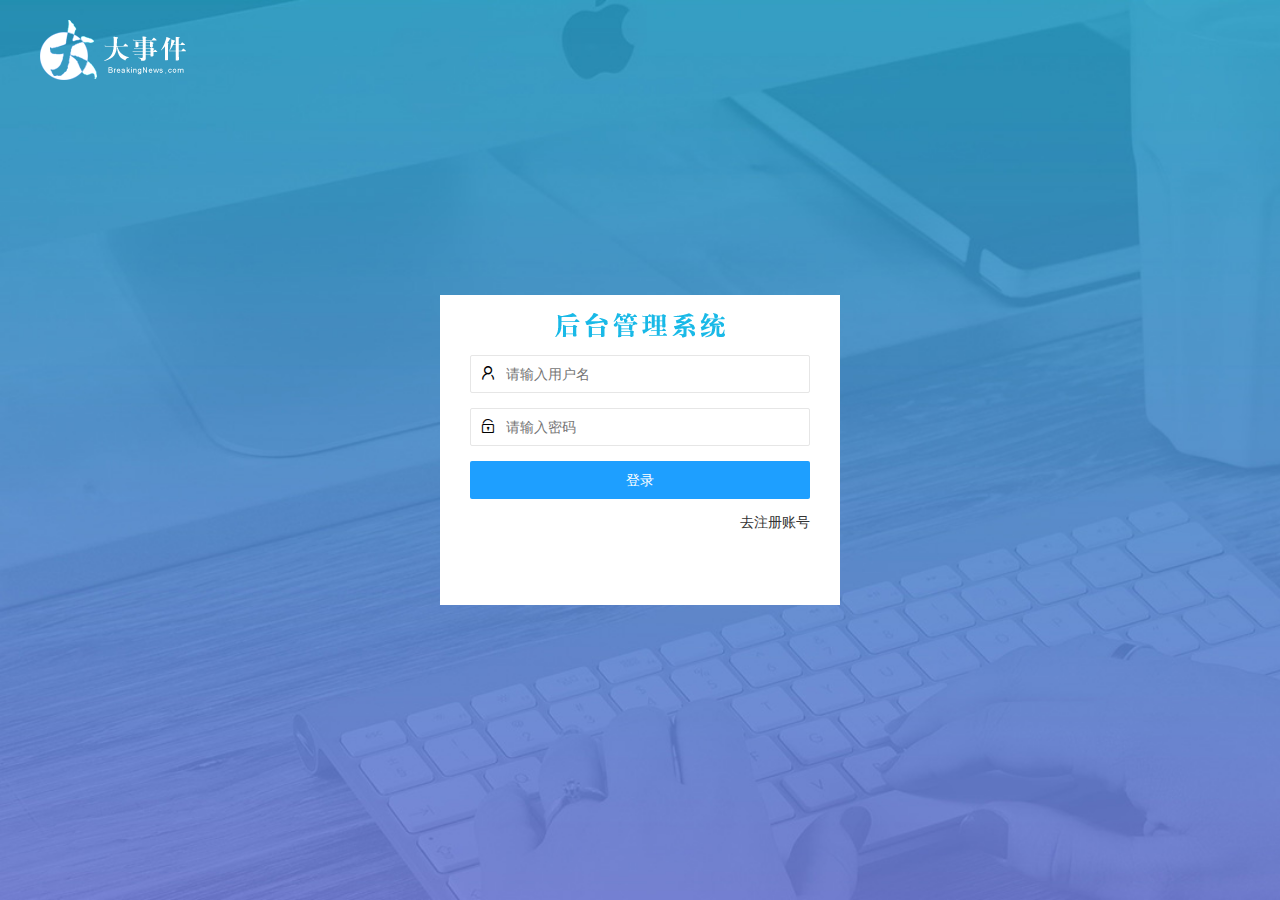
<file: login.html>
<!DOCTYPE html>
<html lang="en">

<head>
    <meta charset="UTF-8">
    <meta http-equiv="X-UA-Compatible" content="IE=edge">
    <meta name="viewport" content="width=device-width, initial-scale=1.0">
    <title>大事件--登录界面</title>

    <link rel="stylesheet" href="./assets/lib/layui/css/layui.css">

    <link rel="stylesheet" href="./assets/css/login.css">
</head>

<body>
    <!-- 头部 -->
    <div class="layui-main">
        <img src="./assets/images/logo.png" alt="">
    </div>
    <!-- 登录 和注册 -->
    <div class="loginAndRegBox">
        <!-- 登录注册标题 -->
        <div class="title"></div>
        <!-- 登录 -->
        <div class="login-box">
            <form class="layui-form username_box" id="form-login" action="">
                <div class="layui-form-item">
                    <i class="layui-icon layui-icon-username "></i>
                    <input type="text" name="username" required lay-verify="required" placeholder="请输入用户名"
                        autocomplete="off" class="layui-input">
                </div>
                <div class="layui-form-item">
                    <i class="layui-icon layui-icon-password"></i>
                    <input type="password" name="password" required lay-verify="required|pwd" placeholder="请输入密码"
                        autocomplete="off" class="layui-input">
                </div>
                <div class="layui-form-item">
                    <button class="layui-btn layui-btn-fluid layui-btn-normal" lay-submit
                        lay-filter="formDemo">登录</button>
                </div>
                <div class="layui-form-item links">
                    <a href="javascript:void(0)" id="link-reg">去注册账号</a>
                </div>
            </form>

        </div>
        <!-- 注册区域 -->
        <div class="reg-box" style="display: none;">
            <form class="layui-form username_box" id="form-reg" action="">
                <div class="layui-form-item">
                    <i class="layui-icon layui-icon-username username"></i>
                    <input type="text" name="username" required lay-verify="required" placeholder="请输入用户名"
                        autocomplete="off" class="layui-input">
                </div>
                <div class="layui-form-item">
                    <i class="layui-icon layui-icon-password"></i>
                    <input type="text" name="password" required lay-verify="required|pwd" placeholder="请输入密码"
                        autocomplete="off" class="layui-input">
                </div>
                <div class="layui-form-item">
                    <i class="layui-icon layui-icon-password"></i>
                    <input type="text" name="repassword" required lay-verify="required|pwd|repwd" placeholder="再次确认密码"
                        autocomplete="off" class="layui-input">
                </div>
                <div class="layui-form-item">
                    <button class="layui-btn layui-btn-fluid layui-btn-normal" lay-submit
                        lay-filter="formDemo">立即提交</button>
                </div>
                <div class="layui-form-item links">
                    <a href="javascript:void(0)" id="link-login">去注册</a>
                </div>
            </form>

        </div>

    </div>

    <!-- 引入jq -->
    <script src="./assets/lib/jquery.js"></script>
    <!-- 引入layui js -->
    <script src="./assets/lib/layui/layui.all.js"></script>


    <!-- 登录优化 -->
    <script src="./assets/js/baseApi.js"></script>

    <!-- 引入当前页面js -->
    <script src="./assets/js/login.js"></script>
</body>

</html>
</file>
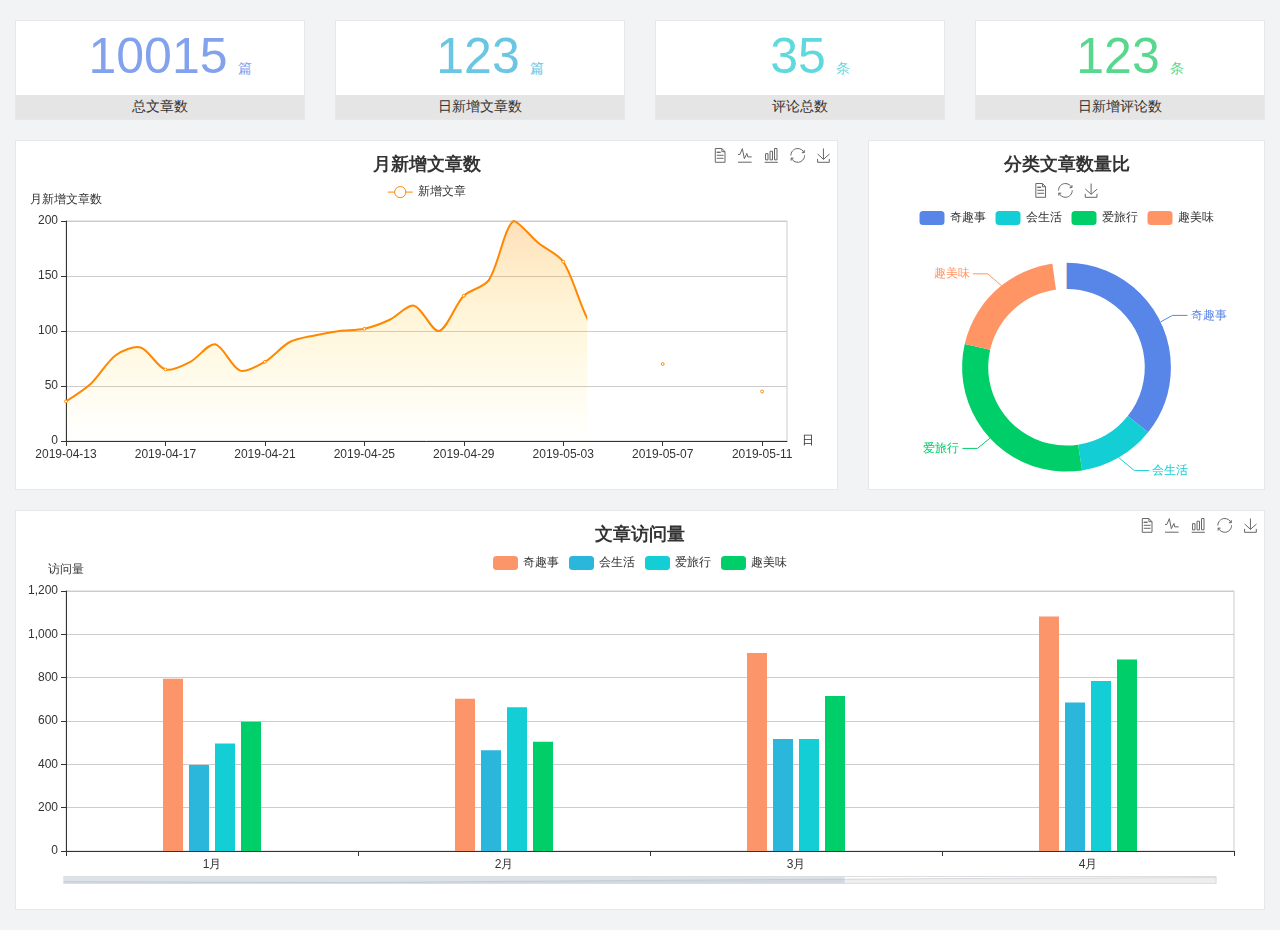
<file: home/dashboard.html>
<!DOCTYPE html>
<html lang="en">

<head>
  <meta charset="UTF-8">
  <meta name="viewport" content="width=device-width, initial-scale=1.0">
  <meta http-equiv="X-UA-Compatible" content="ie=edge">
  <title>图表统计</title>
  <link rel="stylesheet" href="../assets/lib/bootstrap.css" />
  <link rel="stylesheet" href="../assets/lib/main.css" />
  <script src="../assets/lib/jquery.js"></script>
  <script type="text/javascript" src="../assets/lib/echarts.min.js"></script>
</head>

<body>
  <div class="container-fluid">
    <div class="row spannel_list">
      <div class="col-sm-3 col-xs-6">
        <div class="spannel">
          <em>10015</em><span>篇</span>
          <b>总文章数</b>
        </div>
      </div>
      <div class="col-sm-3 col-xs-6">
        <div class="spannel scolor01">
          <em>123</em><span>篇</span>
          <b>日新增文章数</b>
        </div>
      </div>
      <div class="col-sm-3 col-xs-6">
        <div class="spannel scolor02">
          <em>35</em><span>条</span>
          <b>评论总数</b>
        </div>
      </div>
      <div class="col-sm-3 col-xs-6">
        <div class="spannel scolor03">
          <em>123</em><span>条</span>
          <b>日新增评论数</b>
        </div>
      </div>
    </div>
  </div>

  <div class="container-fluid">
    <div class="row curve-pie">
      <div class="col-lg-8 col-md-8">
        <div class="gragh_pannel" id="curve_show"></div>
      </div>
      <div class="col-lg-4 col-md-4">
        <div class="gragh_pannel" id="pie_show"></div>
      </div>
    </div>
  </div>

  <div class="container-fluid">
    <div class="column_pannel" id="column_show"></div>
  </div>

  <script>
    var oChart = echarts.init(document.getElementById('curve_show'));
    var aList_all = [
      { 'count': 36, 'date': '2019-04-13' },
      { 'count': 52, 'date': '2019-04-14' },
      { 'count': 78, 'date': '2019-04-15' },
      { 'count': 85, 'date': '2019-04-16' },
      { 'count': 65, 'date': '2019-04-17' },
      { 'count': 72, 'date': '2019-04-18' },
      { 'count': 88, 'date': '2019-04-19' },
      { 'count': 64, 'date': '2019-04-20' },
      { 'count': 72, 'date': '2019-04-21' },
      { 'count': 90, 'date': '2019-04-22' },
      { 'count': 96, 'date': '2019-04-23' },
      { 'count': 100, 'date': '2019-04-24' },
      { 'count': 102, 'date': '2019-04-25' },
      { 'count': 110, 'date': '2019-04-26' },
      { 'count': 123, 'date': '2019-04-27' },
      { 'count': 100, 'date': '2019-04-28' },
      { 'count': 132, 'date': '2019-04-29' },
      { 'count': 146, 'date': '2019-04-30' },
      { 'count': 200, 'date': '2019-05-01' },
      { 'count': 180, 'date': '2019-05-02' },
      { 'count': 163, 'date': '2019-05-03' },
      { 'count': 110, 'date': '2019-05-04' },
      { 'count': 80, 'date': '2019-05-05' },
      { 'count': 82, 'date': '2019-05-06' },
      { 'count': 70, 'date': '2019-05-07' },
      { 'count': 65, 'date': '2019-05-08' },
      { 'count': 54, 'date': '2019-05-09' },
      { 'count': 40, 'date': '2019-05-10' },
      { 'count': 45, 'date': '2019-05-11' },
      { 'count': 38, 'date': '2019-05-12' },
    ];

    let aCount = [];
    let aDate = [];

    for (var i = 0; i < aList_all.length; i++) {
      aCount.push(aList_all[i].count);
      aDate.push(aList_all[i].date);
    }

    var chartopt = {
      title: {
        text: '月新增文章数',
        left: 'center',
        top: '10'
      },
      tooltip: {
        trigger: 'axis'
      },
      legend: {
        data: ['新增文章'],
        top: '40'
      },
      toolbox: {
        show: true,
        feature: {
          mark: { show: true },
          dataView: { show: true, readOnly: false },
          magicType: { show: true, type: ['line', 'bar'] },
          restore: { show: true },
          saveAsImage: { show: true }
        }
      },
      calculable: true,
      xAxis: [
        {
          name: '日',
          type: 'category',
          boundaryGap: false,
          data: aDate
        }
      ],
      yAxis: [
        {
          name: '月新增文章数',
          type: 'value'
        }
      ],
      series: [
        {
          name: '新增文章',
          type: 'line',
          smooth: true,
          itemStyle: { normal: { areaStyle: { type: 'default' }, color: '#f80' }, lineStyle: { color: '#f80' } },
          data: aCount
        }],
      areaStyle: {
        normal: {
          color: new echarts.graphic.LinearGradient(0, 0, 0, 1, [{
            offset: 0,
            color: 'rgba(255,136,0,0.39)'
          }, {
            offset: .34,
            color: 'rgba(255,180,0,0.25)'
          }, {
            offset: 1,
            color: 'rgba(255,222,0,0.00)'
          }])

        }
      },
      grid: {
        show: true,
        x: 50,
        x2: 50,
        y: 80,
        height: 220
      }
    };

    oChart.setOption(chartopt);


    var oPie = echarts.init(document.getElementById('pie_show'));
    var oPieopt =
    {
      title: {
        top: 10,
        text: '分类文章数量比',
        x: 'center'
      },
      tooltip: {
        trigger: 'item',
        formatter: "{a} <br/>{b} : {c} ({d}%)"
      },
      color: ['#5885e8', '#13cfd5', '#00ce68', '#ff9565'],
      legend: {
        x: 'center',
        top: 65,
        data: ['奇趣事', '会生活', '爱旅行', '趣美味']
      },
      toolbox: {
        show: true,
        x: 'center',
        top: 35,
        feature: {
          mark: { show: true },
          dataView: { show: true, readOnly: false },
          magicType: {
            show: true,
            type: ['pie', 'funnel'],
            option: {
              funnel: {
                x: '25%',
                width: '50%',
                funnelAlign: 'left',
                max: 1548
              }
            }
          },
          restore: { show: true },
          saveAsImage: { show: true }
        }
      },
      calculable: true,
      series: [
        {
          name: '访问来源',
          type: 'pie',
          radius: ['45%', '60%'],
          center: ['50%', '65%'],
          data: [
            { value: 300, name: '奇趣事' },
            { value: 100, name: '会生活' },
            { value: 260, name: '爱旅行' },
            { value: 180, name: '趣美味' }
          ]
        }
      ]
    };
    oPie.setOption(oPieopt);



    var oColumn = this.echarts.init(document.getElementById('column_show'));
    var oColumnopt =
    {
      title: {
        text: '文章访问量',
        left: 'center',
        top: '10'
      },
      tooltip: {
        trigger: 'axis'
      },
      legend: {
        data: ['奇趣事', '会生活', '爱旅行', '趣美味'],
        top: '40'
      },
      toolbox: {
        show: true,
        feature: {
          mark: { show: true },
          dataView: { show: true, readOnly: false },
          magicType: { show: true, type: ['line', 'bar'] },
          restore: { show: true },
          saveAsImage: { show: true }
        }
      },
      calculable: true,
      xAxis: [
        {
          type: 'category',
          data: ['1月', '2月', '3月', '4月', '5月']
        }
      ],
      yAxis: [
        {
          name: '访问量',
          type: 'value'
        }
      ],
      series: [
        {
          name: '奇趣事',
          type: 'bar',
          barWidth: 20,
          itemStyle: {
            normal: { areaStyle: { type: 'default' }, color: '#fd956a' }
          },
          data: [800, 708, 920, 1090, 1200]
        },
        {
          name: '会生活',
          type: 'bar',
          barWidth: 20,
          itemStyle: {
            normal: { areaStyle: { type: 'default' }, color: '#2bb6db' }
          },
          data: [400, 468, 520, 690, 800]
        },
        {
          name: '爱旅行',
          type: 'bar',
          barWidth: 20,
          itemStyle: {
            normal: { areaStyle: { type: 'default' }, color: '#13cfd5' }
          },
          data: [500, 668, 520, 790, 900]
        },
        {
          name: '趣美味',
          type: 'bar',
          barWidth: 20,
          itemStyle: {
            normal: { areaStyle: { type: 'default' }, color: '#00ce68' }
          },
          data: [600, 508, 720, 890, 1000]
        }
      ],
      grid: {
        show: true,
        x: 50,
        x2: 30,
        y: 80,
        height: 260
      },
      dataZoom: [//给x轴设置滚动条
        {
          start: 0,//默认为0
          end: 100 - 1000 / 31,//默认为100
          type: 'slider',
          show: true,
          xAxisIndex: [0],
          handleSize: 0,//滑动条的 左右2个滑动条的大小
          height: 8,//组件高度
          left: 45, //左边的距离
          right: 50,//右边的距离
          bottom: 26,//右边的距离
          handleColor: '#ddd',//h滑动图标的颜色
          handleStyle: {
            borderColor: "#cacaca",
            borderWidth: "1",
            shadowBlur: 2,
            background: "#ddd",
            shadowColor: "#ddd",
          }
        }]
    };
    oColumn.setOption(oColumnopt);
  </script>
</body>

</html>
</file>
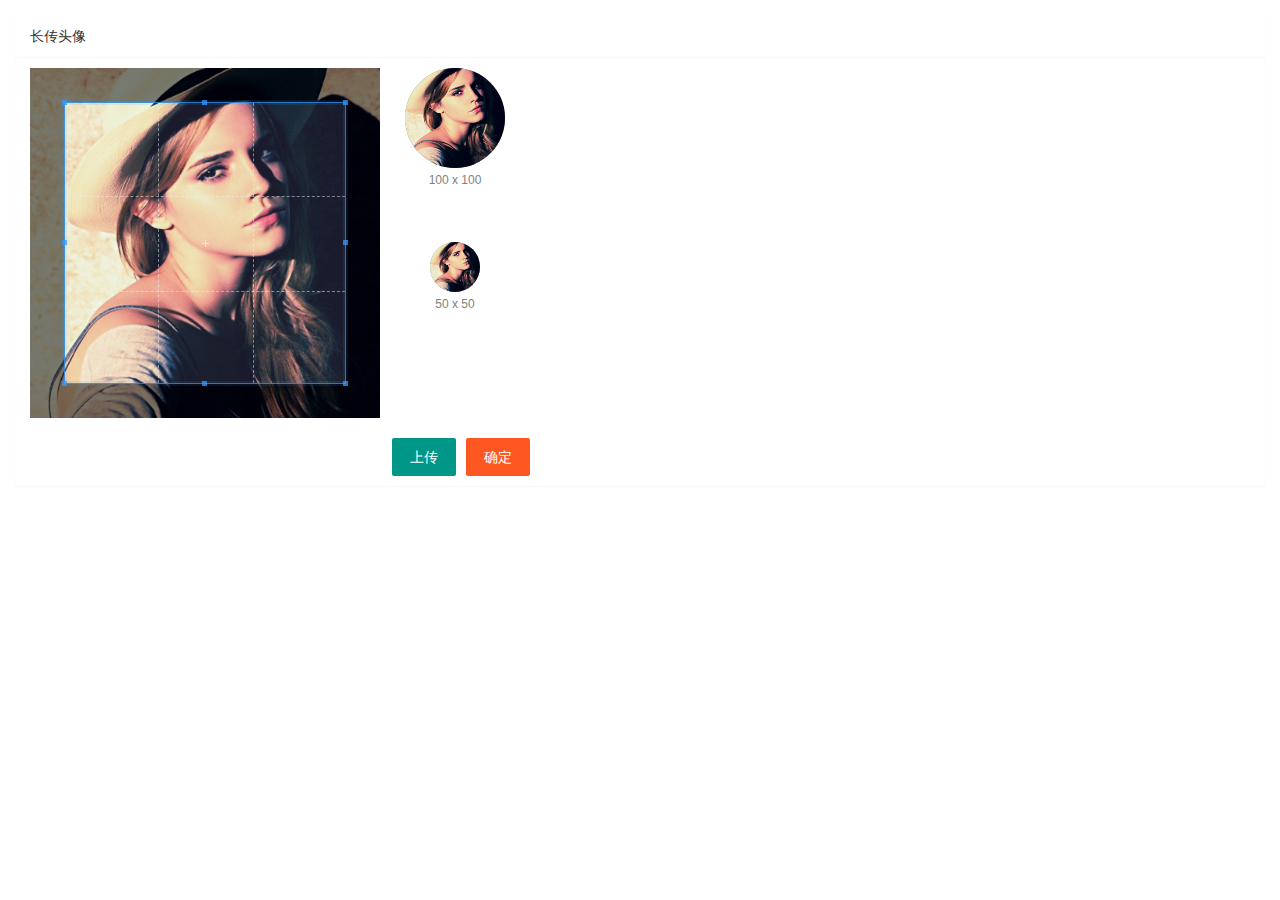
<file: user/user_avatar.html>
<!DOCTYPE html>
<html lang="en">

<head>
    <meta charset="UTF-8">
    <meta http-equiv="X-UA-Compatible" content="IE=edge">
    <meta name="viewport" content="width=device-width, initial-scale=1.0">
    <title>Document</title>
    <!-- 引入cropper 的css -->
    <link rel="stylesheet" href="/assets/lib/cropper/cropper.css" />
    <!-- 引入layui css -->
    <link rel="stylesheet" href="/assets/lib/layui/css/layui.css">
    <!-- 引入自己的css -->
    <link rel="stylesheet" href="/assets/css/user/uesr_avatar.css">
</head>

<body>
    <div class="layui-card">
        <div class="layui-card-header">长传头像</div>
        <div class="layui-card-body">
            <!-- 第一行的图片裁剪和预览区域 -->
            <div class="row1">
                <!-- 图片裁剪区域 -->
                <div class="cropper-box">
                    <!-- 这个 img 标签很重要，将来会把它初始化为裁剪区域 -->
                    <img id="image" src="/assets/images/sample.jpg" />
                </div>
                <!-- 图片的预览区域 -->
                <div class="preview-box">
                    <div>
                        <!-- 宽高为 100px 的预览区域 -->
                        <div class="img-preview w100"></div>
                        <p class="size">100 x 100</p>
                    </div>
                    <div>
                        <!-- 宽高为 50px 的预览区域 -->
                        <div class="img-preview w50"></div>
                        <p class="size">50 x 50</p>
                    </div>
                </div>
            </div>

            <!-- 第二行的按钮区域 -->
            <div class="row2">
                <input type="file" name="" id="file" accept="image/png,image/jpeg" style="display: none;">
                <button id="btnChooseImage" type="button" class="layui-btn">上传</button>
                <button type="button" id="btnensure" class="layui-btn layui-btn-danger">确定</button>
            </div>




        </div>
    </div>



    <!-- 引入layui js -->
    <script src="/assets/lib/layui/layui.all.js"></script>
    <!-- 引入jq -->
    <script src="/assets/lib/jquery.js"></script>
    <!-- 引入 cropper  并且和 jquery 关联 -->
    <script src="/assets/lib/cropper/Cropper.js"></script>
    <script src="/assets/lib/cropper/jquery-cropper.js"></script>
    <!-- 引入base -->
    <script src="/assets/js/baseApi.js"></script>
    <!-- 引入自己的js -->
    <script src="/assets/js/user_info/user_avatar.js"></script>
</body>

</html>
</file>
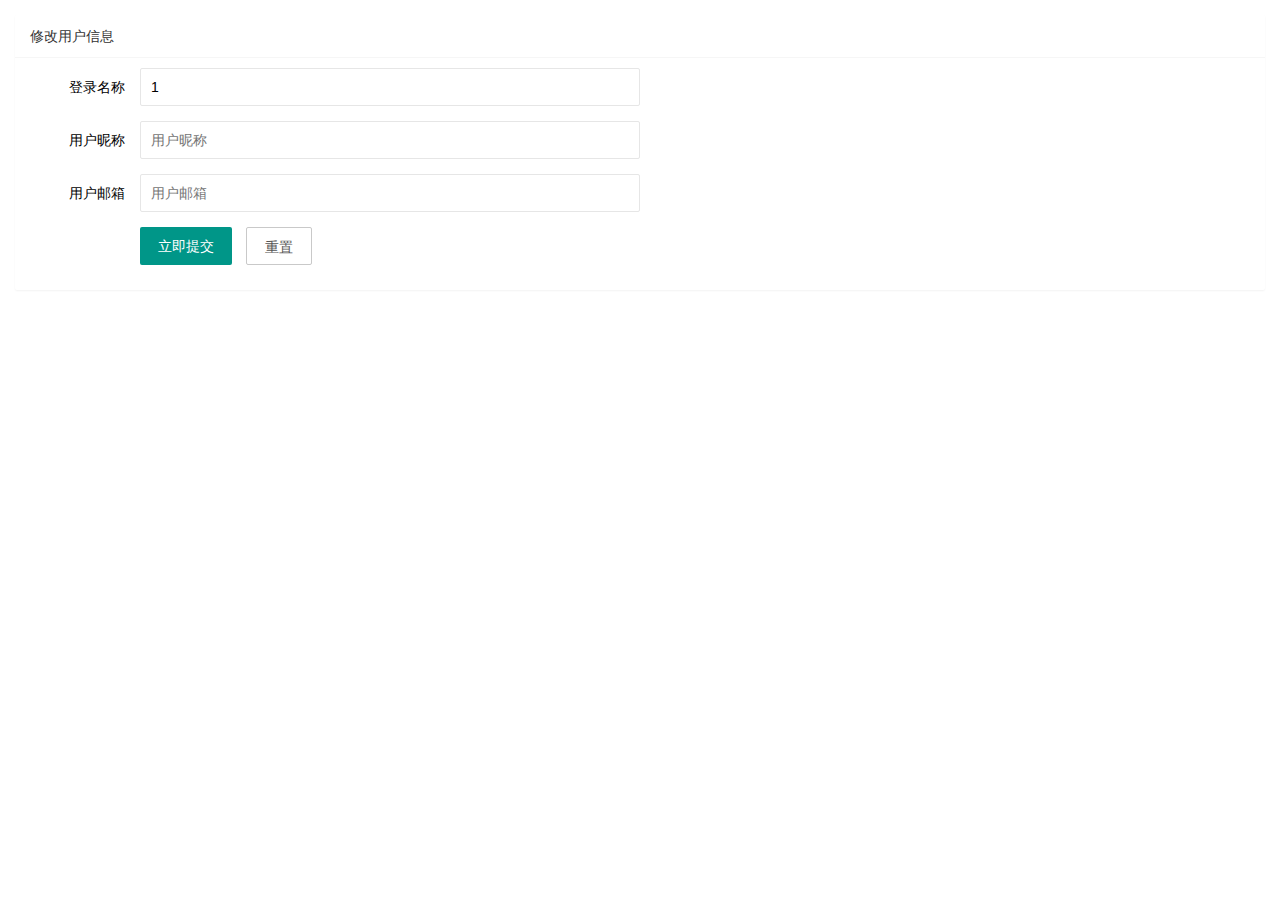
<file: user/user_info.html>
<!DOCTYPE html>
<html lang="en">

<head>
    <meta charset="UTF-8">
    <meta http-equiv="X-UA-Compatible" content="IE=edge">
    <meta name="viewport" content="width=device-width, initial-scale=1.0">
    <title>Document</title>
    <!-- 引入layui css -->
    <link rel="stylesheet" href="/assets/lib/layui/css/layui.css">
    <!-- 引入自己的css -->
    <link rel="stylesheet" href="/assets/css/user/uesr_info.css">
</head>

<body>
    <div class="layui-card">
        <div class="layui-card-header">修改用户信息</div>
        <div class="layui-card-body">
            <form class="layui-form" lay-filter="formUserInfo">

                <input type="hidden" name="id">
                <!-- 登录名称 -->
                <div class="layui-form-item">
                    <label class="layui-form-label">登录名称</label>
                    <div class="layui-input-block">
                        <input value="1" type="text" name="username" required readonly lay-verify="required"
                            placeholder="请输入登录名称" autocomplete="off" class="layui-input">
                    </div>
                </div>
                <!-- 用户昵称 -->
                <div class="layui-form-item">
                    <label class="layui-form-label">用户昵称</label>
                    <div class="layui-input-block">
                        <input type="text" name="nickname" required lay-verify="required|nickname" placeholder="用户昵称"
                            autocomplete="off" class="layui-input">
                    </div>
                </div>
                <!-- 用户邮箱 -->
                <div class="layui-form-item">
                    <label class="layui-form-label">用户邮箱</label>
                    <div class="layui-input-block">
                        <input type="text" name="email" required lay-verify="required|email" placeholder="用户邮箱"
                            autocomplete="off" class="layui-input">
                    </div>
                </div>
                <!-- 按钮 -->
                <div class="layui-form-item">
                    <div class="layui-input-block">
                        <button class="layui-btn" lay-submit lay-filter="formDemo">立即提交</button>
                        <button id="btnReset" type="reset" class="layui-btn layui-btn-primary">重置</button>
                    </div>
                </div>

            </form>

        </div>
    </div>



    <!-- 引入layui js -->
    <script src="/assets/lib/layui/layui.all.js"></script>
    <!-- 引入jq -->
    <script src="/assets/lib/jquery.js"></script>
    <!-- 引入base -->
    <script src="/assets/js/baseApi.js"></script>
    <!-- 引入自己的js -->
    <script src="/assets/js/user_info/user_info.js"></script>
</body>

</html>
</file>
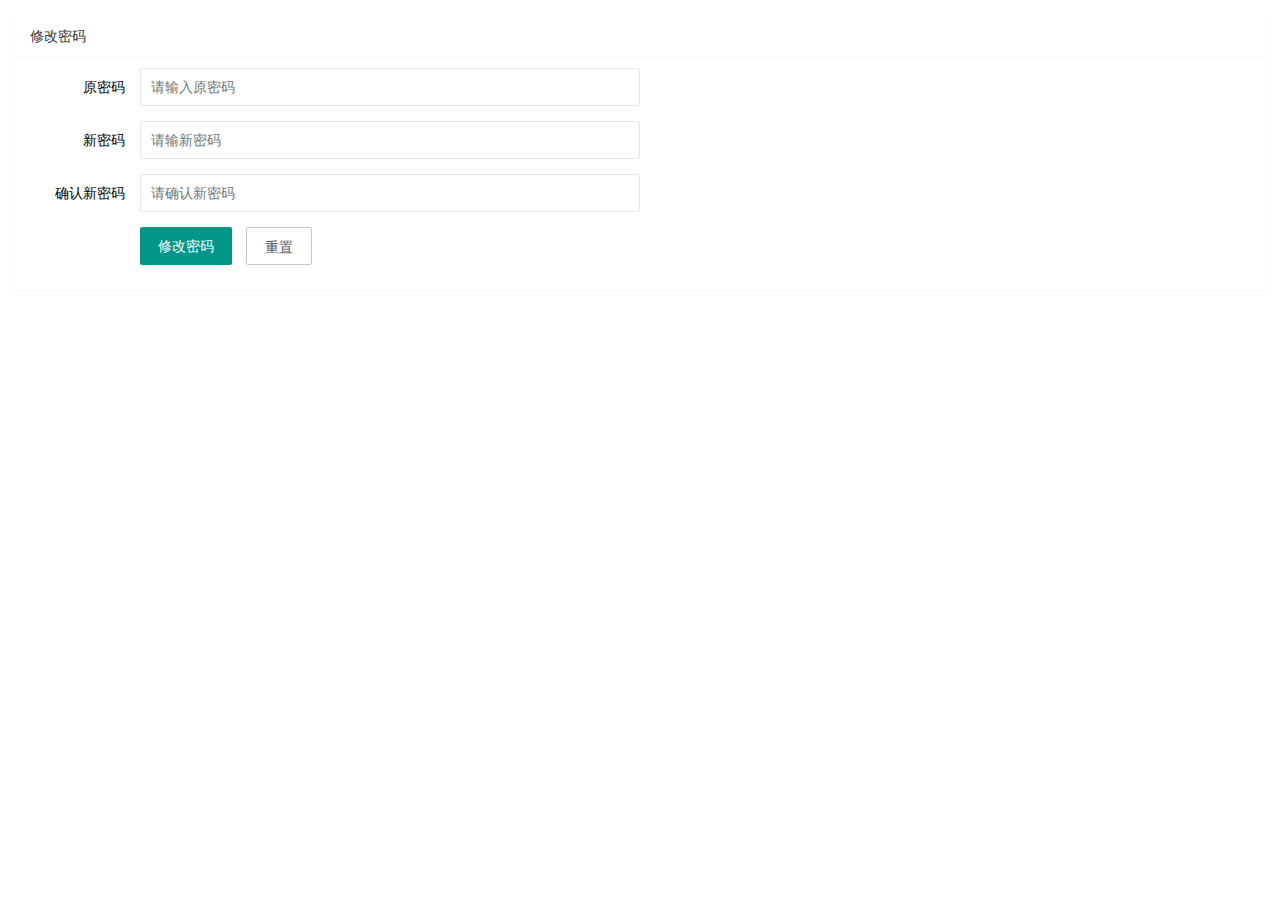
<file: user/user_pwd.html>
<!DOCTYPE html>
<html lang="en">

<head>
    <meta charset="UTF-8">
    <meta http-equiv="X-UA-Compatible" content="IE=edge">
    <meta name="viewport" content="width=device-width, initial-scale=1.0">
    <title>Document</title>


  
    <!-- 引入layui css -->
    <link rel="stylesheet" href="/assets/lib/layui/css/layui.css">
    <!-- 引入自己的css -->
    <link rel="stylesheet" href="/assets/css/user/uesr_info.css">
</head>

<body>
    <div class="layui-card">
        <div class="layui-card-header">修改密码</div>
        <div class="layui-card-body">
            <form class="layui-form" id="password_form" action="">
                <!-- 原密码 -->
                <div class="layui-form-item">
                    <label class="layui-form-label">原密码</label>
                    <div class="layui-input-block">
                        <input type="text" name="oldPwd" required lay-verify="required|pwd" placeholder="请输入原密码"
                            autocomplete="off" class="layui-input">
                    </div>
                </div>
                <!-- 新密码 -->
                <div class="layui-form-item">
                    <label class="layui-form-label">新密码</label>
                    <div class="layui-input-block">
                        <input type="text" name="newPwd" required lay-verify="required|pwd|samePwd" placeholder="请输新密码"
                            autocomplete="off" class="layui-input">
                    </div>
                </div>
                <!-- 确认新密码 -->
                <div class="layui-form-item">
                    <label class="layui-form-label">确认新密码</label>
                    <div class="layui-input-block">
                        <input type="text" name="repwd" required lay-verify="required|rePwd" placeholder="请确认新密码"
                            autocomplete="off" class="layui-input">
                    </div>
                </div>
                <!-- 按钮 -->
                <div class="layui-form-item">
                    <div class="layui-input-block">
                        <button class="layui-btn" lay-submit lay-filter="formDemo">修改密码</button>
                        <button type="reset" class="layui-btn layui-btn-primary">重置</button>
                    </div>
                </div>
            </form>


        </div>
    </div>



    <!-- 引入layui js -->
    <script src="/assets/lib/layui/layui.all.js"></script>
    <!-- 引入jq -->
    <script src="/assets/lib/jquery.js"></script>

    <!-- 引入base -->
    <script src="/assets/js/baseApi.js"></script>
    <!-- 引入自己的js -->
    <script src="/assets/js/user_info/user_pwd.js"></script>
</body>

</html>
</file>
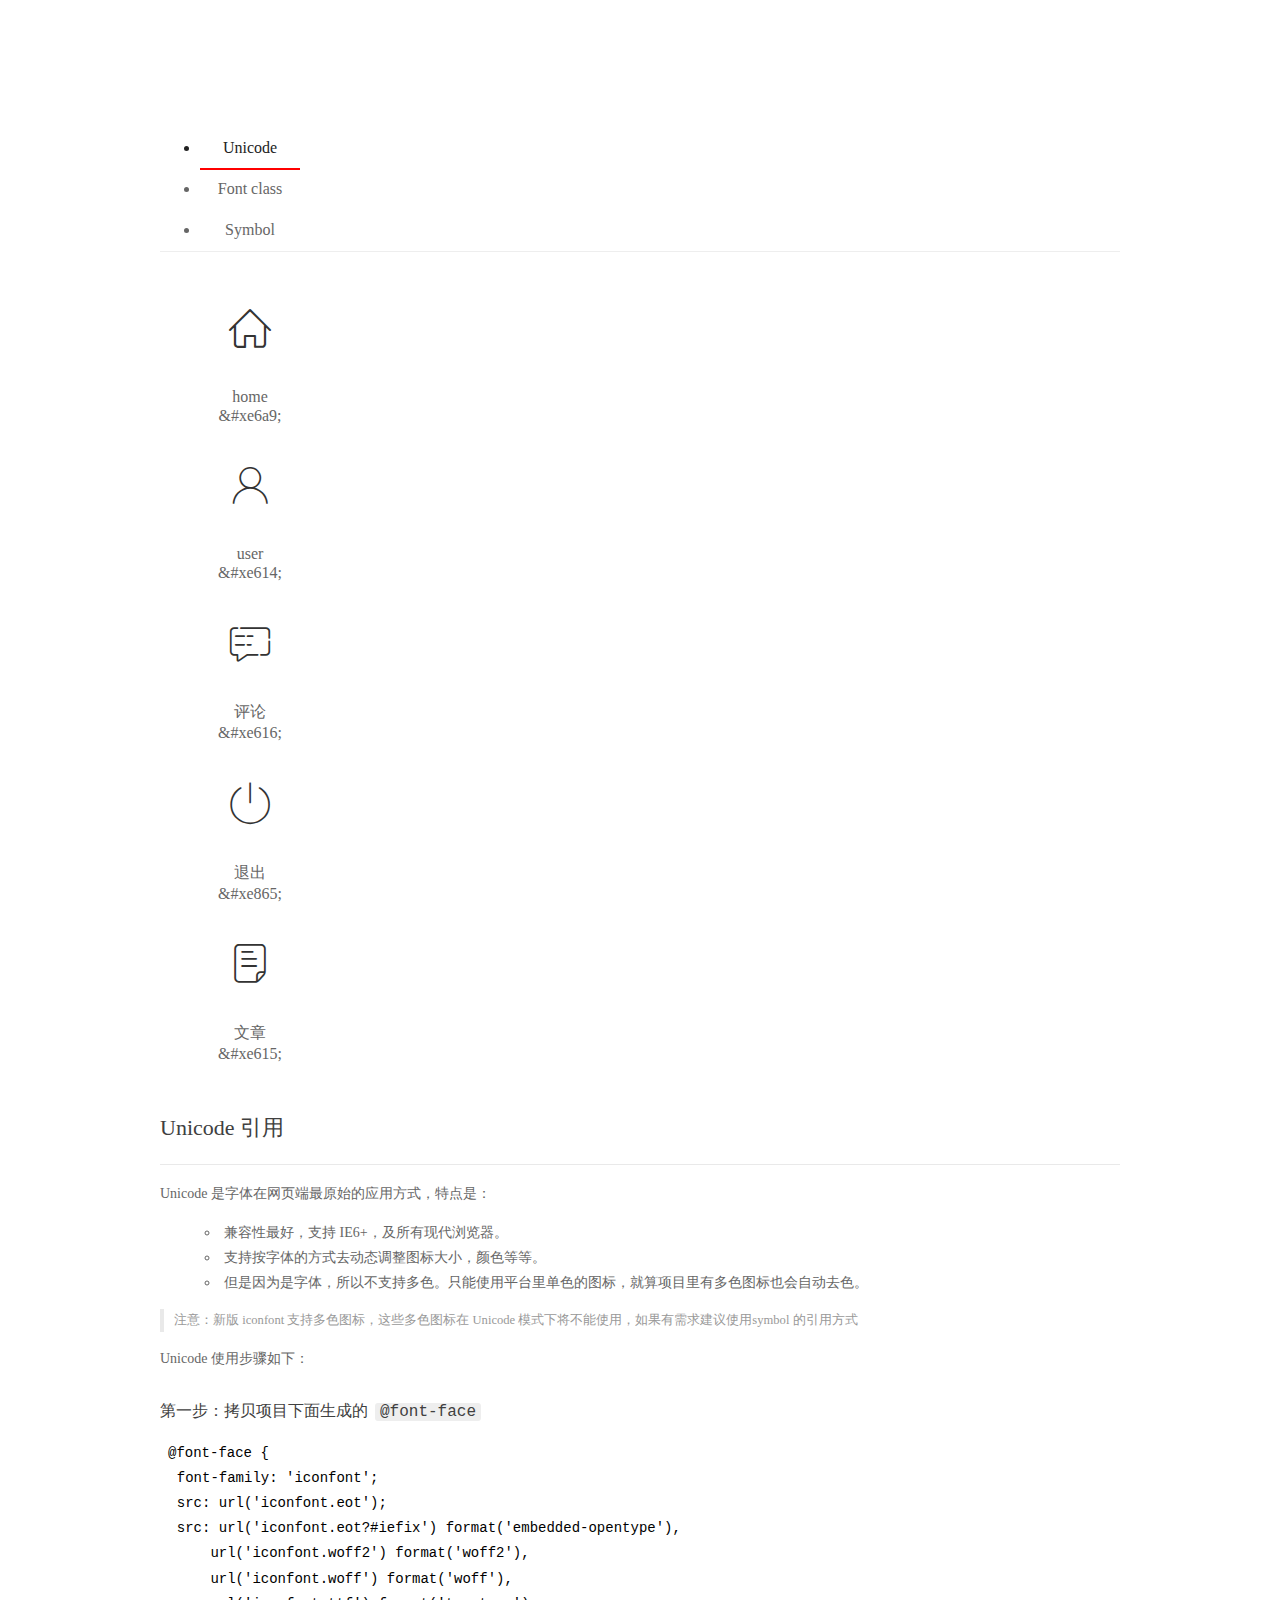
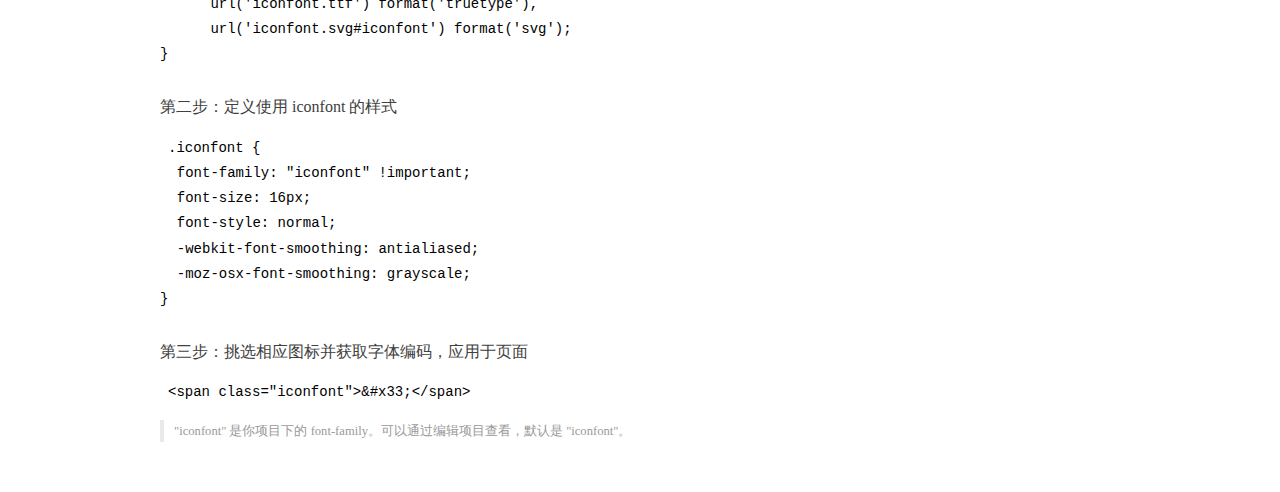
<file: assets/fonts/demo_index.html>
<!DOCTYPE html>
<html>
<head>
  <meta charset="utf-8"/>
  <title>IconFont Demo</title>
  <link rel="shortcut icon" href="https://gtms04.alicdn.com/tps/i4/TB1_oz6GVXXXXaFXpXXJDFnIXXX-64-64.ico" type="image/x-icon"/>
  <link rel="stylesheet" href="https://g.alicdn.com/thx/cube/1.3.2/cube.min.css">
  <link rel="stylesheet" href="demo.css">
  <link rel="stylesheet" href="iconfont.css">
  <script src="iconfont.js"></script>
  <!-- jQuery -->
  <script src="https://a1.alicdn.com/oss/uploads/2018/12/26/7bfddb60-08e8-11e9-9b04-53e73bb6408b.js"></script>
  <!-- 代码高亮 -->
  <script src="https://a1.alicdn.com/oss/uploads/2018/12/26/a3f714d0-08e6-11e9-8a15-ebf944d7534c.js"></script>
</head>
<body>
  <div class="main">
    <h1 class="logo"><a href="https://www.iconfont.cn/" title="iconfont 首页" target="_blank">&#xe86b;</a></h1>
    <div class="nav-tabs">
      <ul id="tabs" class="dib-box">
        <li class="dib active"><span>Unicode</span></li>
        <li class="dib"><span>Font class</span></li>
        <li class="dib"><span>Symbol</span></li>
      </ul>
      
    </div>
    <div class="tab-container">
      <div class="content unicode" style="display: block;">
          <ul class="icon_lists dib-box">
          
            <li class="dib">
              <span class="icon iconfont">&#xe6a9;</span>
                <div class="name">home</div>
                <div class="code-name">&amp;#xe6a9;</div>
              </li>
          
            <li class="dib">
              <span class="icon iconfont">&#xe614;</span>
                <div class="name">user</div>
                <div class="code-name">&amp;#xe614;</div>
              </li>
          
            <li class="dib">
              <span class="icon iconfont">&#xe616;</span>
                <div class="name">评论</div>
                <div class="code-name">&amp;#xe616;</div>
              </li>
          
            <li class="dib">
              <span class="icon iconfont">&#xe865;</span>
                <div class="name">退出</div>
                <div class="code-name">&amp;#xe865;</div>
              </li>
          
            <li class="dib">
              <span class="icon iconfont">&#xe615;</span>
                <div class="name">文章</div>
                <div class="code-name">&amp;#xe615;</div>
              </li>
          
          </ul>
          <div class="article markdown">
          <h2 id="unicode-">Unicode 引用</h2>
          <hr>

          <p>Unicode 是字体在网页端最原始的应用方式，特点是：</p>
          <ul>
            <li>兼容性最好，支持 IE6+，及所有现代浏览器。</li>
            <li>支持按字体的方式去动态调整图标大小，颜色等等。</li>
            <li>但是因为是字体，所以不支持多色。只能使用平台里单色的图标，就算项目里有多色图标也会自动去色。</li>
          </ul>
          <blockquote>
            <p>注意：新版 iconfont 支持多色图标，这些多色图标在 Unicode 模式下将不能使用，如果有需求建议使用symbol 的引用方式</p>
          </blockquote>
          <p>Unicode 使用步骤如下：</p>
          <h3 id="-font-face">第一步：拷贝项目下面生成的 <code>@font-face</code></h3>
<pre><code class="language-css"
>@font-face {
  font-family: 'iconfont';
  src: url('iconfont.eot');
  src: url('iconfont.eot?#iefix') format('embedded-opentype'),
      url('iconfont.woff2') format('woff2'),
      url('iconfont.woff') format('woff'),
      url('iconfont.ttf') format('truetype'),
      url('iconfont.svg#iconfont') format('svg');
}
</code></pre>
          <h3 id="-iconfont-">第二步：定义使用 iconfont 的样式</h3>
<pre><code class="language-css"
>.iconfont {
  font-family: "iconfont" !important;
  font-size: 16px;
  font-style: normal;
  -webkit-font-smoothing: antialiased;
  -moz-osx-font-smoothing: grayscale;
}
</code></pre>
          <h3 id="-">第三步：挑选相应图标并获取字体编码，应用于页面</h3>
<pre>
<code class="language-html"
>&lt;span class="iconfont"&gt;&amp;#x33;&lt;/span&gt;
</code></pre>
          <blockquote>
            <p>"iconfont" 是你项目下的 font-family。可以通过编辑项目查看，默认是 "iconfont"。</p>
          </blockquote>
          </div>
      </div>
      <div class="content font-class">
        <ul class="icon_lists dib-box">
          
          <li class="dib">
            <span class="icon iconfont icon-home"></span>
            <div class="name">
              home
            </div>
            <div class="code-name">.icon-home
            </div>
          </li>
          
          <li class="dib">
            <span class="icon iconfont icon-user"></span>
            <div class="name">
              user
            </div>
            <div class="code-name">.icon-user
            </div>
          </li>
          
          <li class="dib">
            <span class="icon iconfont icon-pinglun"></span>
            <div class="name">
              评论
            </div>
            <div class="code-name">.icon-pinglun
            </div>
          </li>
          
          <li class="dib">
            <span class="icon iconfont icon-tuichu"></span>
            <div class="name">
              退出
            </div>
            <div class="code-name">.icon-tuichu
            </div>
          </li>
          
          <li class="dib">
            <span class="icon iconfont icon-16"></span>
            <div class="name">
              文章
            </div>
            <div class="code-name">.icon-16
            </div>
          </li>
          
        </ul>
        <div class="article markdown">
        <h2 id="font-class-">font-class 引用</h2>
        <hr>

        <p>font-class 是 Unicode 使用方式的一种变种，主要是解决 Unicode 书写不直观，语意不明确的问题。</p>
        <p>与 Unicode 使用方式相比，具有如下特点：</p>
        <ul>
          <li>兼容性良好，支持 IE8+，及所有现代浏览器。</li>
          <li>相比于 Unicode 语意明确，书写更直观。可以很容易分辨这个 icon 是什么。</li>
          <li>因为使用 class 来定义图标，所以当要替换图标时，只需要修改 class 里面的 Unicode 引用。</li>
          <li>不过因为本质上还是使用的字体，所以多色图标还是不支持的。</li>
        </ul>
        <p>使用步骤如下：</p>
        <h3 id="-fontclass-">第一步：引入项目下面生成的 fontclass 代码：</h3>
<pre><code class="language-html">&lt;link rel="stylesheet" href="./iconfont.css"&gt;
</code></pre>
        <h3 id="-">第二步：挑选相应图标并获取类名，应用于页面：</h3>
<pre><code class="language-html">&lt;span class="iconfont icon-xxx"&gt;&lt;/span&gt;
</code></pre>
        <blockquote>
          <p>"
            iconfont" 是你项目下的 font-family。可以通过编辑项目查看，默认是 "iconfont"。</p>
        </blockquote>
      </div>
      </div>
      <div class="content symbol">
          <ul class="icon_lists dib-box">
          
            <li class="dib">
                <svg class="icon svg-icon" aria-hidden="true">
                  <use xlink:href="#icon-home"></use>
                </svg>
                <div class="name">home</div>
                <div class="code-name">#icon-home</div>
            </li>
          
            <li class="dib">
                <svg class="icon svg-icon" aria-hidden="true">
                  <use xlink:href="#icon-user"></use>
                </svg>
                <div class="name">user</div>
                <div class="code-name">#icon-user</div>
            </li>
          
            <li class="dib">
                <svg class="icon svg-icon" aria-hidden="true">
                  <use xlink:href="#icon-pinglun"></use>
                </svg>
                <div class="name">评论</div>
                <div class="code-name">#icon-pinglun</div>
            </li>
          
            <li class="dib">
                <svg class="icon svg-icon" aria-hidden="true">
                  <use xlink:href="#icon-tuichu"></use>
                </svg>
                <div class="name">退出</div>
                <div class="code-name">#icon-tuichu</div>
            </li>
          
            <li class="dib">
                <svg class="icon svg-icon" aria-hidden="true">
                  <use xlink:href="#icon-16"></use>
                </svg>
                <div class="name">文章</div>
                <div class="code-name">#icon-16</div>
            </li>
          
          </ul>
          <div class="article markdown">
          <h2 id="symbol-">Symbol 引用</h2>
          <hr>

          <p>这是一种全新的使用方式，应该说这才是未来的主流，也是平台目前推荐的用法。相关介绍可以参考这篇<a href="">文章</a>
            这种用法其实是做了一个 SVG 的集合，与另外两种相比具有如下特点：</p>
          <ul>
            <li>支持多色图标了，不再受单色限制。</li>
            <li>通过一些技巧，支持像字体那样，通过 <code>font-size</code>, <code>color</code> 来调整样式。</li>
            <li>兼容性较差，支持 IE9+，及现代浏览器。</li>
            <li>浏览器渲染 SVG 的性能一般，还不如 png。</li>
          </ul>
          <p>使用步骤如下：</p>
          <h3 id="-symbol-">第一步：引入项目下面生成的 symbol 代码：</h3>
<pre><code class="language-html">&lt;script src="./iconfont.js"&gt;&lt;/script&gt;
</code></pre>
          <h3 id="-css-">第二步：加入通用 CSS 代码（引入一次就行）：</h3>
<pre><code class="language-html">&lt;style&gt;
.icon {
  width: 1em;
  height: 1em;
  vertical-align: -0.15em;
  fill: currentColor;
  overflow: hidden;
}
&lt;/style&gt;
</code></pre>
          <h3 id="-">第三步：挑选相应图标并获取类名，应用于页面：</h3>
<pre><code class="language-html">&lt;svg class="icon" aria-hidden="true"&gt;
  &lt;use xlink:href="#icon-xxx"&gt;&lt;/use&gt;
&lt;/svg&gt;
</code></pre>
          </div>
      </div>

    </div>
  </div>
  <script>
  $(document).ready(function () {
      $('.tab-container .content:first').show()

      $('#tabs li').click(function (e) {
        var tabContent = $('.tab-container .content')
        var index = $(this).index()

        if ($(this).hasClass('active')) {
          return
        } else {
          $('#tabs li').removeClass('active')
          $(this).addClass('active')

          tabContent.hide().eq(index).fadeIn()
        }
      })
    })
  </script>
</body>
</html>
</file>
<file: assets/lib/layui/css/layui.css>
/** layui-v2.5.5 MIT License By https://www.layui.com */
 .layui-inline,img{display:inline-block;vertical-align:middle}h1,h2,h3,h4,h5,h6{font-weight:400}.layui-edge,.layui-header,.layui-inline,.layui-main{position:relative}.layui-body,.layui-edge,.layui-elip{overflow:hidden}.layui-btn,.layui-edge,.layui-inline,img{vertical-align:middle}.layui-btn,.layui-disabled,.layui-icon,.layui-unselect{-moz-user-select:none;-webkit-user-select:none;-ms-user-select:none}.layui-elip,.layui-form-checkbox span,.layui-form-pane .layui-form-label{text-overflow:ellipsis;white-space:nowrap}.layui-breadcrumb,.layui-tree-btnGroup{visibility:hidden}blockquote,body,button,dd,div,dl,dt,form,h1,h2,h3,h4,h5,h6,input,li,ol,p,pre,td,textarea,th,ul{margin:0;padding:0;-webkit-tap-highlight-color:rgba(0,0,0,0)}a:active,a:hover{outline:0}img{border:none}li{list-style:none}table{border-collapse:collapse;border-spacing:0}h4,h5,h6{font-size:100%}button,input,optgroup,option,select,textarea{font-family:inherit;font-size:inherit;font-style:inherit;font-weight:inherit;outline:0}pre{white-space:pre-wrap;white-space:-moz-pre-wrap;white-space:-pre-wrap;white-space:-o-pre-wrap;word-wrap:break-word}body{line-height:24px;font:14px Helvetica Neue,Helvetica,PingFang SC,Tahoma,Arial,sans-serif}hr{height:1px;margin:10px 0;border:0;clear:both}a{color:#333;text-decoration:none}a:hover{color:#777}a cite{font-style:normal;*cursor:pointer}.layui-border-box,.layui-border-box *{box-sizing:border-box}.layui-box,.layui-box *{box-sizing:content-box}.layui-clear{clear:both;*zoom:1}.layui-clear:after{content:'\20';clear:both;*zoom:1;display:block;height:0}.layui-inline{*display:inline;*zoom:1}.layui-edge{display:inline-block;width:0;height:0;border-width:6px;border-style:dashed;border-color:transparent}.layui-edge-top{top:-4px;border-bottom-color:#999;border-bottom-style:solid}.layui-edge-right{border-left-color:#999;border-left-style:solid}.layui-edge-bottom{top:2px;border-top-color:#999;border-top-style:solid}.layui-edge-left{border-right-color:#999;border-right-style:solid}.layui-disabled,.layui-disabled:hover{color:#d2d2d2!important;cursor:not-allowed!important}.layui-circle{border-radius:100%}.layui-show{display:block!important}.layui-hide{display:none!important}@font-face{font-family:layui-icon;src:url(../font/iconfont.eot?v=250);src:url(../font/iconfont.eot?v=250#iefix) format('embedded-opentype'),url(../font/iconfont.woff2?v=250) format('woff2'),url(../font/iconfont.woff?v=250) format('woff'),url(../font/iconfont.ttf?v=250) format('truetype'),url(../font/iconfont.svg?v=250#layui-icon) format('svg')}.layui-icon{font-family:layui-icon!important;font-size:16px;font-style:normal;-webkit-font-smoothing:antialiased;-moz-osx-font-smoothing:grayscale}.layui-icon-reply-fill:before{content:"\e611"}.layui-icon-set-fill:before{content:"\e614"}.layui-icon-menu-fill:before{content:"\e60f"}.layui-icon-search:before{content:"\e615"}.layui-icon-share:before{content:"\e641"}.layui-icon-set-sm:before{content:"\e620"}.layui-icon-engine:before{content:"\e628"}.layui-icon-close:before{content:"\1006"}.layui-icon-close-fill:before{content:"\1007"}.layui-icon-chart-screen:before{content:"\e629"}.layui-icon-star:before{content:"\e600"}.layui-icon-circle-dot:before{content:"\e617"}.layui-icon-chat:before{content:"\e606"}.layui-icon-release:before{content:"\e609"}.layui-icon-list:before{content:"\e60a"}.layui-icon-chart:before{content:"\e62c"}.layui-icon-ok-circle:before{content:"\1005"}.layui-icon-layim-theme:before{content:"\e61b"}.layui-icon-table:before{content:"\e62d"}.layui-icon-right:before{content:"\e602"}.layui-icon-left:before{content:"\e603"}.layui-icon-cart-simple:before{content:"\e698"}.layui-icon-face-cry:before{content:"\e69c"}.layui-icon-face-smile:before{content:"\e6af"}.layui-icon-survey:before{content:"\e6b2"}.layui-icon-tree:before{content:"\e62e"}.layui-icon-upload-circle:before{content:"\e62f"}.layui-icon-add-circle:before{content:"\e61f"}.layui-icon-download-circle:before{content:"\e601"}.layui-icon-templeate-1:before{content:"\e630"}.layui-icon-util:before{content:"\e631"}.layui-icon-face-surprised:before{content:"\e664"}.layui-icon-edit:before{content:"\e642"}.layui-icon-speaker:before{content:"\e645"}.layui-icon-down:before{content:"\e61a"}.layui-icon-file:before{content:"\e621"}.layui-icon-layouts:before{content:"\e632"}.layui-icon-rate-half:before{content:"\e6c9"}.layui-icon-add-circle-fine:before{content:"\e608"}.layui-icon-prev-circle:before{content:"\e633"}.layui-icon-read:before{content:"\e705"}.layui-icon-404:before{content:"\e61c"}.layui-icon-carousel:before{content:"\e634"}.layui-icon-help:before{content:"\e607"}.layui-icon-code-circle:before{content:"\e635"}.layui-icon-water:before{content:"\e636"}.layui-icon-username:before{content:"\e66f"}.layui-icon-find-fill:before{content:"\e670"}.layui-icon-about:before{content:"\e60b"}.layui-icon-location:before{content:"\e715"}.layui-icon-up:before{content:"\e619"}.layui-icon-pause:before{content:"\e651"}.layui-icon-date:before{content:"\e637"}.layui-icon-layim-uploadfile:before{content:"\e61d"}.layui-icon-delete:before{content:"\e640"}.layui-icon-play:before{content:"\e652"}.layui-icon-top:before{content:"\e604"}.layui-icon-friends:before{content:"\e612"}.layui-icon-refresh-3:before{content:"\e9aa"}.layui-icon-ok:before{content:"\e605"}.layui-icon-layer:before{content:"\e638"}.layui-icon-face-smile-fine:before{content:"\e60c"}.layui-icon-dollar:before{content:"\e659"}.layui-icon-group:before{content:"\e613"}.layui-icon-layim-download:before{content:"\e61e"}.layui-icon-picture-fine:before{content:"\e60d"}.layui-icon-link:before{content:"\e64c"}.layui-icon-diamond:before{content:"\e735"}.layui-icon-log:before{content:"\e60e"}.layui-icon-rate-solid:before{content:"\e67a"}.layui-icon-fonts-del:before{content:"\e64f"}.layui-icon-unlink:before{content:"\e64d"}.layui-icon-fonts-clear:before{content:"\e639"}.layui-icon-triangle-r:before{content:"\e623"}.layui-icon-circle:before{content:"\e63f"}.layui-icon-radio:before{content:"\e643"}.layui-icon-align-center:before{content:"\e647"}.layui-icon-align-right:before{content:"\e648"}.layui-icon-align-left:before{content:"\e649"}.layui-icon-loading-1:before{content:"\e63e"}.layui-icon-return:before{content:"\e65c"}.layui-icon-fonts-strong:before{content:"\e62b"}.layui-icon-upload:before{content:"\e67c"}.layui-icon-dialogue:before{content:"\e63a"}.layui-icon-video:before{content:"\e6ed"}.layui-icon-headset:before{content:"\e6fc"}.layui-icon-cellphone-fine:before{content:"\e63b"}.layui-icon-add-1:before{content:"\e654"}.layui-icon-face-smile-b:before{content:"\e650"}.layui-icon-fonts-html:before{content:"\e64b"}.layui-icon-form:before{content:"\e63c"}.layui-icon-cart:before{content:"\e657"}.layui-icon-camera-fill:before{content:"\e65d"}.layui-icon-tabs:before{content:"\e62a"}.layui-icon-fonts-code:before{content:"\e64e"}.layui-icon-fire:before{content:"\e756"}.layui-icon-set:before{content:"\e716"}.layui-icon-fonts-u:before{content:"\e646"}.layui-icon-triangle-d:before{content:"\e625"}.layui-icon-tips:before{content:"\e702"}.layui-icon-picture:before{content:"\e64a"}.layui-icon-more-vertical:before{content:"\e671"}.layui-icon-flag:before{content:"\e66c"}.layui-icon-loading:before{content:"\e63d"}.layui-icon-fonts-i:before{content:"\e644"}.layui-icon-refresh-1:before{content:"\e666"}.layui-icon-rmb:before{content:"\e65e"}.layui-icon-home:before{content:"\e68e"}.layui-icon-user:before{content:"\e770"}.layui-icon-notice:before{content:"\e667"}.layui-icon-login-weibo:before{content:"\e675"}.layui-icon-voice:before{content:"\e688"}.layui-icon-upload-drag:before{content:"\e681"}.layui-icon-login-qq:before{content:"\e676"}.layui-icon-snowflake:before{content:"\e6b1"}.layui-icon-file-b:before{content:"\e655"}.layui-icon-template:before{content:"\e663"}.layui-icon-auz:before{content:"\e672"}.layui-icon-console:before{content:"\e665"}.layui-icon-app:before{content:"\e653"}.layui-icon-prev:before{content:"\e65a"}.layui-icon-website:before{content:"\e7ae"}.layui-icon-next:before{content:"\e65b"}.layui-icon-component:before{content:"\e857"}.layui-icon-more:before{content:"\e65f"}.layui-icon-login-wechat:before{content:"\e677"}.layui-icon-shrink-right:before{content:"\e668"}.layui-icon-spread-left:before{content:"\e66b"}.layui-icon-camera:before{content:"\e660"}.layui-icon-note:before{content:"\e66e"}.layui-icon-refresh:before{content:"\e669"}.layui-icon-female:before{content:"\e661"}.layui-icon-male:before{content:"\e662"}.layui-icon-password:before{content:"\e673"}.layui-icon-senior:before{content:"\e674"}.layui-icon-theme:before{content:"\e66a"}.layui-icon-tread:before{content:"\e6c5"}.layui-icon-praise:before{content:"\e6c6"}.layui-icon-star-fill:before{content:"\e658"}.layui-icon-rate:before{content:"\e67b"}.layui-icon-template-1:before{content:"\e656"}.layui-icon-vercode:before{content:"\e679"}.layui-icon-cellphone:before{content:"\e678"}.layui-icon-screen-full:before{content:"\e622"}.layui-icon-screen-restore:before{content:"\e758"}.layui-icon-cols:before{content:"\e610"}.layui-icon-export:before{content:"\e67d"}.layui-icon-print:before{content:"\e66d"}.layui-icon-slider:before{content:"\e714"}.layui-icon-addition:before{content:"\e624"}.layui-icon-subtraction:before{content:"\e67e"}.layui-icon-service:before{content:"\e626"}.layui-icon-transfer:before{content:"\e691"}.layui-main{width:1140px;margin:0 auto}.layui-header{z-index:1000;height:60px}.layui-header a:hover{transition:all .5s;-webkit-transition:all .5s}.layui-side{position:fixed;left:0;top:0;bottom:0;z-index:999;width:200px;overflow-x:hidden}.layui-side-scroll{position:relative;width:220px;height:100%;overflow-x:hidden}.layui-body{position:absolute;left:200px;right:0;top:0;bottom:0;z-index:998;width:auto;overflow-y:auto;box-sizing:border-box}.layui-layout-body{overflow:hidden}.layui-layout-admin .layui-header{background-color:#23262E}.layui-layout-admin .layui-side{top:60px;width:200px;overflow-x:hidden}.layui-layout-admin .layui-body{position:fixed;top:60px;bottom:44px}.layui-layout-admin .layui-main{width:auto;margin:0 15px}.layui-layout-admin .layui-footer{position:fixed;left:200px;right:0;bottom:0;height:44px;line-height:44px;padding:0 15px;background-color:#eee}.layui-layout-admin .layui-logo{position:absolute;left:0;top:0;width:200px;height:100%;line-height:60px;text-align:center;color:#009688;font-size:16px}.layui-layout-admin .layui-header .layui-nav{background:0 0}.layui-layout-left{position:absolute!important;left:200px;top:0}.layui-layout-right{position:absolute!important;right:0;top:0}.layui-container{position:relative;margin:0 auto;padding:0 15px;box-sizing:border-box}.layui-fluid{position:relative;margin:0 auto;padding:0 15px}.layui-row:after,.layui-row:before{content:'';display:block;clear:both}.layui-col-lg1,.layui-col-lg10,.layui-col-lg11,.layui-col-lg12,.layui-col-lg2,.layui-col-lg3,.layui-col-lg4,.layui-col-lg5,.layui-col-lg6,.layui-col-lg7,.layui-col-lg8,.layui-col-lg9,.layui-col-md1,.layui-col-md10,.layui-col-md11,.layui-col-md12,.layui-col-md2,.layui-col-md3,.layui-col-md4,.layui-col-md5,.layui-col-md6,.layui-col-md7,.layui-col-md8,.layui-col-md9,.layui-col-sm1,.layui-col-sm10,.layui-col-sm11,.layui-col-sm12,.layui-col-sm2,.layui-col-sm3,.layui-col-sm4,.layui-col-sm5,.layui-col-sm6,.layui-col-sm7,.layui-col-sm8,.layui-col-sm9,.layui-col-xs1,.layui-col-xs10,.layui-col-xs11,.layui-col-xs12,.layui-col-xs2,.layui-col-xs3,.layui-col-xs4,.layui-col-xs5,.layui-col-xs6,.layui-col-xs7,.layui-col-xs8,.layui-col-xs9{position:relative;display:block;box-sizing:border-box}.layui-col-xs1,.layui-col-xs10,.layui-col-xs11,.layui-col-xs12,.layui-col-xs2,.layui-col-xs3,.layui-col-xs4,.layui-col-xs5,.layui-col-xs6,.layui-col-xs7,.layui-col-xs8,.layui-col-xs9{float:left}.layui-col-xs1{width:8.33333333%}.layui-col-xs2{width:16.66666667%}.layui-col-xs3{width:25%}.layui-col-xs4{width:33.33333333%}.layui-col-xs5{width:41.66666667%}.layui-col-xs6{width:50%}.layui-col-xs7{width:58.33333333%}.layui-col-xs8{width:66.66666667%}.layui-col-xs9{width:75%}.layui-col-xs10{width:83.33333333%}.layui-col-xs11{width:91.66666667%}.layui-col-xs12{width:100%}.layui-col-xs-offset1{margin-left:8.33333333%}.layui-col-xs-offset2{margin-left:16.66666667%}.layui-col-xs-offset3{margin-left:25%}.layui-col-xs-offset4{margin-left:33.33333333%}.layui-col-xs-offset5{margin-left:41.66666667%}.layui-col-xs-offset6{margin-left:50%}.layui-col-xs-offset7{margin-left:58.33333333%}.layui-col-xs-offset8{margin-left:66.66666667%}.layui-col-xs-offset9{margin-left:75%}.layui-col-xs-offset10{margin-left:83.33333333%}.layui-col-xs-offset11{margin-left:91.66666667%}.layui-col-xs-offset12{margin-left:100%}@media screen and (max-width:768px){.layui-hide-xs{display:none!important}.layui-show-xs-block{display:block!important}.layui-show-xs-inline{display:inline!important}.layui-show-xs-inline-block{display:inline-block!important}}@media screen and (min-width:768px){.layui-container{width:750px}.layui-hide-sm{display:none!important}.layui-show-sm-block{display:block!important}.layui-show-sm-inline{display:inline!important}.layui-show-sm-inline-block{display:inline-block!important}.layui-col-sm1,.layui-col-sm10,.layui-col-sm11,.layui-col-sm12,.layui-col-sm2,.layui-col-sm3,.layui-col-sm4,.layui-col-sm5,.layui-col-sm6,.layui-col-sm7,.layui-col-sm8,.layui-col-sm9{float:left}.layui-col-sm1{width:8.33333333%}.layui-col-sm2{width:16.66666667%}.layui-col-sm3{width:25%}.layui-col-sm4{width:33.33333333%}.layui-col-sm5{width:41.66666667%}.layui-col-sm6{width:50%}.layui-col-sm7{width:58.33333333%}.layui-col-sm8{width:66.66666667%}.layui-col-sm9{width:75%}.layui-col-sm10{width:83.33333333%}.layui-col-sm11{width:91.66666667%}.layui-col-sm12{width:100%}.layui-col-sm-offset1{margin-left:8.33333333%}.layui-col-sm-offset2{margin-left:16.66666667%}.layui-col-sm-offset3{margin-left:25%}.layui-col-sm-offset4{margin-left:33.33333333%}.layui-col-sm-offset5{margin-left:41.66666667%}.layui-col-sm-offset6{margin-left:50%}.layui-col-sm-offset7{margin-left:58.33333333%}.layui-col-sm-offset8{margin-left:66.66666667%}.layui-col-sm-offset9{margin-left:75%}.layui-col-sm-offset10{margin-left:83.33333333%}.layui-col-sm-offset11{margin-left:91.66666667%}.layui-col-sm-offset12{margin-left:100%}}@media screen and (min-width:992px){.layui-container{width:970px}.layui-hide-md{display:none!important}.layui-show-md-block{display:block!important}.layui-show-md-inline{display:inline!important}.layui-show-md-inline-block{display:inline-block!important}.layui-col-md1,.layui-col-md10,.layui-col-md11,.layui-col-md12,.layui-col-md2,.layui-col-md3,.layui-col-md4,.layui-col-md5,.layui-col-md6,.layui-col-md7,.layui-col-md8,.layui-col-md9{float:left}.layui-col-md1{width:8.33333333%}.layui-col-md2{width:16.66666667%}.layui-col-md3{width:25%}.layui-col-md4{width:33.33333333%}.layui-col-md5{width:41.66666667%}.layui-col-md6{width:50%}.layui-col-md7{width:58.33333333%}.layui-col-md8{width:66.66666667%}.layui-col-md9{width:75%}.layui-col-md10{width:83.33333333%}.layui-col-md11{width:91.66666667%}.layui-col-md12{width:100%}.layui-col-md-offset1{margin-left:8.33333333%}.layui-col-md-offset2{margin-left:16.66666667%}.layui-col-md-offset3{margin-left:25%}.layui-col-md-offset4{margin-left:33.33333333%}.layui-col-md-offset5{margin-left:41.66666667%}.layui-col-md-offset6{margin-left:50%}.layui-col-md-offset7{margin-left:58.33333333%}.layui-col-md-offset8{margin-left:66.66666667%}.layui-col-md-offset9{margin-left:75%}.layui-col-md-offset10{margin-left:83.33333333%}.layui-col-md-offset11{margin-left:91.66666667%}.layui-col-md-offset12{margin-left:100%}}@media screen and (min-width:1200px){.layui-container{width:1170px}.layui-hide-lg{display:none!important}.layui-show-lg-block{display:block!important}.layui-show-lg-inline{display:inline!important}.layui-show-lg-inline-block{display:inline-block!important}.layui-col-lg1,.layui-col-lg10,.layui-col-lg11,.layui-col-lg12,.layui-col-lg2,.layui-col-lg3,.layui-col-lg4,.layui-col-lg5,.layui-col-lg6,.layui-col-lg7,.layui-col-lg8,.layui-col-lg9{float:left}.layui-col-lg1{width:8.33333333%}.layui-col-lg2{width:16.66666667%}.layui-col-lg3{width:25%}.layui-col-lg4{width:33.33333333%}.layui-col-lg5{width:41.66666667%}.layui-col-lg6{width:50%}.layui-col-lg7{width:58.33333333%}.layui-col-lg8{width:66.66666667%}.layui-col-lg9{width:75%}.layui-col-lg10{width:83.33333333%}.layui-col-lg11{width:91.66666667%}.layui-col-lg12{width:100%}.layui-col-lg-offset1{margin-left:8.33333333%}.layui-col-lg-offset2{margin-left:16.66666667%}.layui-col-lg-offset3{margin-left:25%}.layui-col-lg-offset4{margin-left:33.33333333%}.layui-col-lg-offset5{margin-left:41.66666667%}.layui-col-lg-offset6{margin-left:50%}.layui-col-lg-offset7{margin-left:58.33333333%}.layui-col-lg-offset8{margin-left:66.66666667%}.layui-col-lg-offset9{margin-left:75%}.layui-col-lg-offset10{margin-left:83.33333333%}.layui-col-lg-offset11{margin-left:91.66666667%}.layui-col-lg-offset12{margin-left:100%}}.layui-col-space1{margin:-.5px}.layui-col-space1>*{padding:.5px}.layui-col-space3{margin:-1.5px}.layui-col-space3>*{padding:1.5px}.layui-col-space5{margin:-2.5px}.layui-col-space5>*{padding:2.5px}.layui-col-space8{margin:-3.5px}.layui-col-space8>*{padding:3.5px}.layui-col-space10{margin:-5px}.layui-col-space10>*{padding:5px}.layui-col-space12{margin:-6px}.layui-col-space12>*{padding:6px}.layui-col-space15{margin:-7.5px}.layui-col-space15>*{padding:7.5px}.layui-col-space18{margin:-9px}.layui-col-space18>*{padding:9px}.layui-col-space20{margin:-10px}.layui-col-space20>*{padding:10px}.layui-col-space22{margin:-11px}.layui-col-space22>*{padding:11px}.layui-col-space25{margin:-12.5px}.layui-col-space25>*{padding:12.5px}.layui-col-space30{margin:-15px}.layui-col-space30>*{padding:15px}.layui-btn,.layui-input,.layui-select,.layui-textarea,.layui-upload-button{outline:0;-webkit-appearance:none;transition:all .3s;-webkit-transition:all .3s;box-sizing:border-box}.layui-elem-quote{margin-bottom:10px;padding:15px;line-height:22px;border-left:5px solid #009688;border-radius:0 2px 2px 0;background-color:#f2f2f2}.layui-quote-nm{border-style:solid;border-width:1px 1px 1px 5px;background:0 0}.layui-elem-field{margin-bottom:10px;padding:0;border-width:1px;border-style:solid}.layui-elem-field legend{margin-left:20px;padding:0 10px;font-size:20px;font-weight:300}.layui-field-title{margin:10px 0 20px;border-width:1px 0 0}.layui-field-box{padding:10px 15px}.layui-field-title .layui-field-box{padding:10px 0}.layui-progress{position:relative;height:6px;border-radius:20px;background-color:#e2e2e2}.layui-progress-bar{position:absolute;left:0;top:0;width:0;max-width:100%;height:6px;border-radius:20px;text-align:right;background-color:#5FB878;transition:all .3s;-webkit-transition:all .3s}.layui-progress-big,.layui-progress-big .layui-progress-bar{height:18px;line-height:18px}.layui-progress-text{position:relative;top:-20px;line-height:18px;font-size:12px;color:#666}.layui-progress-big .layui-progress-text{position:static;padding:0 10px;color:#fff}.layui-collapse{border-width:1px;border-style:solid;border-radius:2px}.layui-colla-content,.layui-colla-item{border-top-width:1px;border-top-style:solid}.layui-colla-item:first-child{border-top:none}.layui-colla-title{position:relative;height:42px;line-height:42px;padding:0 15px 0 35px;color:#333;background-color:#f2f2f2;cursor:pointer;font-size:14px;overflow:hidden}.layui-colla-content{display:none;padding:10px 15px;line-height:22px;color:#666}.layui-colla-icon{position:absolute;left:15px;top:0;font-size:14px}.layui-card{margin-bottom:15px;border-radius:2px;background-color:#fff;box-shadow:0 1px 2px 0 rgba(0,0,0,.05)}.layui-card:last-child{margin-bottom:0}.layui-card-header{position:relative;height:42px;line-height:42px;padding:0 15px;border-bottom:1px solid #f6f6f6;color:#333;border-radius:2px 2px 0 0;font-size:14px}.layui-bg-black,.layui-bg-blue,.layui-bg-cyan,.layui-bg-green,.layui-bg-orange,.layui-bg-red{color:#fff!important}.layui-card-body{position:relative;padding:10px 15px;line-height:24px}.layui-card-body[pad15]{padding:15px}.layui-card-body[pad20]{padding:20px}.layui-card-body .layui-table{margin:5px 0}.layui-card .layui-tab{margin:0}.layui-panel-window{position:relative;padding:15px;border-radius:0;border-top:5px solid #E6E6E6;background-color:#fff}.layui-auxiliar-moving{position:fixed;left:0;right:0;top:0;bottom:0;width:100%;height:100%;background:0 0;z-index:9999999999}.layui-form-label,.layui-form-mid,.layui-form-select,.layui-input-block,.layui-input-inline,.layui-textarea{position:relative}.layui-bg-red{background-color:#FF5722!important}.layui-bg-orange{background-color:#FFB800!important}.layui-bg-green{background-color:#009688!important}.layui-bg-cyan{background-color:#2F4056!important}.layui-bg-blue{background-color:#1E9FFF!important}.layui-bg-black{background-color:#393D49!important}.layui-bg-gray{background-color:#eee!important;color:#666!important}.layui-badge-rim,.layui-colla-content,.layui-colla-item,.layui-collapse,.layui-elem-field,.layui-form-pane .layui-form-item[pane],.layui-form-pane .layui-form-label,.layui-input,.layui-layedit,.layui-layedit-tool,.layui-quote-nm,.layui-select,.layui-tab-bar,.layui-tab-card,.layui-tab-title,.layui-tab-title .layui-this:after,.layui-textarea{border-color:#e6e6e6}.layui-timeline-item:before,hr{background-color:#e6e6e6}.layui-text{line-height:22px;font-size:14px;color:#666}.layui-text h1,.layui-text h2,.layui-text h3{font-weight:500;color:#333}.layui-text h1{font-size:30px}.layui-text h2{font-size:24px}.layui-text h3{font-size:18px}.layui-text a:not(.layui-btn){color:#01AAED}.layui-text a:not(.layui-btn):hover{text-decoration:underline}.layui-text ul{padding:5px 0 5px 15px}.layui-text ul li{margin-top:5px;list-style-type:disc}.layui-text em,.layui-word-aux{color:#999!important;padding:0 5px!important}.layui-btn{display:inline-block;height:38px;line-height:38px;padding:0 18px;background-color:#009688;color:#fff;white-space:nowrap;text-align:center;font-size:14px;border:none;border-radius:2px;cursor:pointer}.layui-btn:hover{opacity:.8;filter:alpha(opacity=80);color:#fff}.layui-btn:active{opacity:1;filter:alpha(opacity=100)}.layui-btn+.layui-btn{margin-left:10px}.layui-btn-container{font-size:0}.layui-btn-container .layui-btn{margin-right:10px;margin-bottom:10px}.layui-btn-container .layui-btn+.layui-btn{margin-left:0}.layui-table .layui-btn-container .layui-btn{margin-bottom:9px}.layui-btn-radius{border-radius:100px}.layui-btn .layui-icon{margin-right:3px;font-size:18px;vertical-align:bottom;vertical-align:middle\9}.layui-btn-primary{border:1px solid #C9C9C9;background-color:#fff;color:#555}.layui-btn-primary:hover{border-color:#009688;color:#333}.layui-btn-normal{background-color:#1E9FFF}.layui-btn-warm{background-color:#FFB800}.layui-btn-danger{background-color:#FF5722}.layui-btn-checked{background-color:#5FB878}.layui-btn-disabled,.layui-btn-disabled:active,.layui-btn-disabled:hover{border:1px solid #e6e6e6;background-color:#FBFBFB;color:#C9C9C9;cursor:not-allowed;opacity:1}.layui-btn-lg{height:44px;line-height:44px;padding:0 25px;font-size:16px}.layui-btn-sm{height:30px;line-height:30px;padding:0 10px;font-size:12px}.layui-btn-sm i{font-size:16px!important}.layui-btn-xs{height:22px;line-height:22px;padding:0 5px;font-size:12px}.layui-btn-xs i{font-size:14px!important}.layui-btn-group{display:inline-block;vertical-align:middle;font-size:0}.layui-btn-group .layui-btn{margin-left:0!important;margin-right:0!important;border-left:1px solid rgba(255,255,255,.5);border-radius:0}.layui-btn-group .layui-btn-primary{border-left:none}.layui-btn-group .layui-btn-primary:hover{border-color:#C9C9C9;color:#009688}.layui-btn-group .layui-btn:first-child{border-left:none;border-radius:2px 0 0 2px}.layui-btn-group .layui-btn-primary:first-child{border-left:1px solid #c9c9c9}.layui-btn-group .layui-btn:last-child{border-radius:0 2px 2px 0}.layui-btn-group .layui-btn+.layui-btn{margin-left:0}.layui-btn-group+.layui-btn-group{margin-left:10px}.layui-btn-fluid{width:100%}.layui-input,.layui-select,.layui-textarea{height:38px;line-height:1.3;line-height:38px\9;border-width:1px;border-style:solid;background-color:#fff;border-radius:2px}.layui-input::-webkit-input-placeholder,.layui-select::-webkit-input-placeholder,.layui-textarea::-webkit-input-placeholder{line-height:1.3}.layui-input,.layui-textarea{display:block;width:100%;padding-left:10px}.layui-input:hover,.layui-textarea:hover{border-color:#D2D2D2!important}.layui-input:focus,.layui-textarea:focus{border-color:#C9C9C9!important}.layui-textarea{min-height:100px;height:auto;line-height:20px;padding:6px 10px;resize:vertical}.layui-select{padding:0 10px}.layui-form input[type=checkbox],.layui-form input[type=radio],.layui-form select{display:none}.layui-form [lay-ignore]{display:initial}.layui-form-item{margin-bottom:15px;clear:both;*zoom:1}.layui-form-item:after{content:'\20';clear:both;*zoom:1;display:block;height:0}.layui-form-label{float:left;display:block;padding:9px 15px;width:80px;font-weight:400;line-height:20px;text-align:right}.layui-form-label-col{display:block;float:none;padding:9px 0;line-height:20px;text-align:left}.layui-form-item .layui-inline{margin-bottom:5px;margin-right:10px}.layui-input-block{margin-left:110px;min-height:36px}.layui-input-inline{display:inline-block;vertical-align:middle}.layui-form-item .layui-input-inline{float:left;width:190px;margin-right:10px}.layui-form-text .layui-input-inline{width:auto}.layui-form-mid{float:left;display:block;padding:9px 0!important;line-height:20px;margin-right:10px}.layui-form-danger+.layui-form-select .layui-input,.layui-form-danger:focus{border-color:#FF5722!important}.layui-form-select .layui-input{padding-right:30px;cursor:pointer}.layui-form-select .layui-edge{position:absolute;right:10px;top:50%;margin-top:-3px;cursor:pointer;border-width:6px;border-top-color:#c2c2c2;border-top-style:solid;transition:all .3s;-webkit-transition:all .3s}.layui-form-select dl{display:none;position:absolute;left:0;top:42px;padding:5px 0;z-index:899;min-width:100%;border:1px solid #d2d2d2;max-height:300px;overflow-y:auto;background-color:#fff;border-radius:2px;box-shadow:0 2px 4px rgba(0,0,0,.12);box-sizing:border-box}.layui-form-select dl dd,.layui-form-select dl dt{padding:0 10px;line-height:36px;white-space:nowrap;overflow:hidden;text-overflow:ellipsis}.layui-form-select dl dt{font-size:12px;color:#999}.layui-form-select dl dd{cursor:pointer}.layui-form-select dl dd:hover{background-color:#f2f2f2;-webkit-transition:.5s all;transition:.5s all}.layui-form-select .layui-select-group dd{padding-left:20px}.layui-form-select dl dd.layui-select-tips{padding-left:10px!important;color:#999}.layui-form-select dl dd.layui-this{background-color:#5FB878;color:#fff}.layui-form-checkbox,.layui-form-select dl dd.layui-disabled{background-color:#fff}.layui-form-selected dl{display:block}.layui-form-checkbox,.layui-form-checkbox *,.layui-form-switch{display:inline-block;vertical-align:middle}.layui-form-selected .layui-edge{margin-top:-9px;-webkit-transform:rotate(180deg);transform:rotate(180deg);margin-top:-3px\9}:root .layui-form-selected .layui-edge{margin-top:-9px\0/IE9}.layui-form-selectup dl{top:auto;bottom:42px}.layui-select-none{margin:5px 0;text-align:center;color:#999}.layui-select-disabled .layui-disabled{border-color:#eee!important}.layui-select-disabled .layui-edge{border-top-color:#d2d2d2}.layui-form-checkbox{position:relative;height:30px;line-height:30px;margin-right:10px;padding-right:30px;cursor:pointer;font-size:0;-webkit-transition:.1s linear;transition:.1s linear;box-sizing:border-box}.layui-form-checkbox span{padding:0 10px;height:100%;font-size:14px;border-radius:2px 0 0 2px;background-color:#d2d2d2;color:#fff;overflow:hidden}.layui-form-checkbox:hover span{background-color:#c2c2c2}.layui-form-checkbox i{position:absolute;right:0;top:0;width:30px;height:28px;border:1px solid #d2d2d2;border-left:none;border-radius:0 2px 2px 0;color:#fff;font-size:20px;text-align:center}.layui-form-checkbox:hover i{border-color:#c2c2c2;color:#c2c2c2}.layui-form-checked,.layui-form-checked:hover{border-color:#5FB878}.layui-form-checked span,.layui-form-checked:hover span{background-color:#5FB878}.layui-form-checked i,.layui-form-checked:hover i{color:#5FB878}.layui-form-item .layui-form-checkbox{margin-top:4px}.layui-form-checkbox[lay-skin=primary]{height:auto!important;line-height:normal!important;min-width:18px;min-height:18px;border:none!important;margin-right:0;padding-left:28px;padding-right:0;background:0 0}.layui-form-checkbox[lay-skin=primary] span{padding-left:0;padding-right:15px;line-height:18px;background:0 0;color:#666}.layui-form-checkbox[lay-skin=primary] i{right:auto;left:0;width:16px;height:16px;line-height:16px;border:1px solid #d2d2d2;font-size:12px;border-radius:2px;background-color:#fff;-webkit-transition:.1s linear;transition:.1s linear}.layui-form-checkbox[lay-skin=primary]:hover i{border-color:#5FB878;color:#fff}.layui-form-checked[lay-skin=primary] i{border-color:#5FB878!important;background-color:#5FB878;color:#fff}.layui-checkbox-disbaled[lay-skin=primary] span{background:0 0!important;color:#c2c2c2}.layui-checkbox-disbaled[lay-skin=primary]:hover i{border-color:#d2d2d2}.layui-form-item .layui-form-checkbox[lay-skin=primary]{margin-top:10px}.layui-form-switch{position:relative;height:22px;line-height:22px;min-width:35px;padding:0 5px;margin-top:8px;border:1px solid #d2d2d2;border-radius:20px;cursor:pointer;background-color:#fff;-webkit-transition:.1s linear;transition:.1s linear}.layui-form-switch i{position:absolute;left:5px;top:3px;width:16px;height:16px;border-radius:20px;background-color:#d2d2d2;-webkit-transition:.1s linear;transition:.1s linear}.layui-form-switch em{position:relative;top:0;width:25px;margin-left:21px;padding:0!important;text-align:center!important;color:#999!important;font-style:normal!important;font-size:12px}.layui-form-onswitch{border-color:#5FB878;background-color:#5FB878}.layui-checkbox-disbaled,.layui-checkbox-disbaled i{border-color:#e2e2e2!important}.layui-form-onswitch i{left:100%;margin-left:-21px;background-color:#fff}.layui-form-onswitch em{margin-left:5px;margin-right:21px;color:#fff!important}.layui-checkbox-disbaled span{background-color:#e2e2e2!important}.layui-checkbox-disbaled:hover i{color:#fff!important}[lay-radio]{display:none}.layui-form-radio,.layui-form-radio *{display:inline-block;vertical-align:middle}.layui-form-radio{line-height:28px;margin:6px 10px 0 0;padding-right:10px;cursor:pointer;font-size:0}.layui-form-radio *{font-size:14px}.layui-form-radio>i{margin-right:8px;font-size:22px;color:#c2c2c2}.layui-form-radio>i:hover,.layui-form-radioed>i{color:#5FB878}.layui-radio-disbaled>i{color:#e2e2e2!important}.layui-form-pane .layui-form-label{width:110px;padding:8px 15px;height:38px;line-height:20px;border-width:1px;border-style:solid;border-radius:2px 0 0 2px;text-align:center;background-color:#FBFBFB;overflow:hidden;box-sizing:border-box}.layui-form-pane .layui-input-inline{margin-left:-1px}.layui-form-pane .layui-input-block{margin-left:110px;left:-1px}.layui-form-pane .layui-input{border-radius:0 2px 2px 0}.layui-form-pane .layui-form-text .layui-form-label{float:none;width:100%;border-radius:2px;box-sizing:border-box;text-align:left}.layui-form-pane .layui-form-text .layui-input-inline{display:block;margin:0;top:-1px;clear:both}.layui-form-pane .layui-form-text .layui-input-block{margin:0;left:0;top:-1px}.layui-form-pane .layui-form-text .layui-textarea{min-height:100px;border-radius:0 0 2px 2px}.layui-form-pane .layui-form-checkbox{margin:4px 0 4px 10px}.layui-form-pane .layui-form-radio,.layui-form-pane .layui-form-switch{margin-top:6px;margin-left:10px}.layui-form-pane .layui-form-item[pane]{position:relative;border-width:1px;border-style:solid}.layui-form-pane .layui-form-item[pane] .layui-form-label{position:absolute;left:0;top:0;height:100%;border-width:0 1px 0 0}.layui-form-pane .layui-form-item[pane] .layui-input-inline{margin-left:110px}@media screen and (max-width:450px){.layui-form-item .layui-form-label{text-overflow:ellipsis;overflow:hidden;white-space:nowrap}.layui-form-item .layui-inline{display:block;margin-right:0;margin-bottom:20px;clear:both}.layui-form-item .layui-inline:after{content:'\20';clear:both;display:block;height:0}.layui-form-item .layui-input-inline{display:block;float:none;left:-3px;width:auto;margin:0 0 10px 112px}.layui-form-item .layui-input-inline+.layui-form-mid{margin-left:110px;top:-5px;padding:0}.layui-form-item .layui-form-checkbox{margin-right:5px;margin-bottom:5px}}.layui-layedit{border-width:1px;border-style:solid;border-radius:2px}.layui-layedit-tool{padding:3px 5px;border-bottom-width:1px;border-bottom-style:solid;font-size:0}.layedit-tool-fixed{position:fixed;top:0;border-top:1px solid #e2e2e2}.layui-layedit-tool .layedit-tool-mid,.layui-layedit-tool .layui-icon{display:inline-block;vertical-align:middle;text-align:center;font-size:14px}.layui-layedit-tool .layui-icon{position:relative;width:32px;height:30px;line-height:30px;margin:3px 5px;color:#777;cursor:pointer;border-radius:2px}.layui-layedit-tool .layui-icon:hover{color:#393D49}.layui-layedit-tool .layui-icon:active{color:#000}.layui-layedit-tool .layedit-tool-active{background-color:#e2e2e2;color:#000}.layui-layedit-tool .layui-disabled,.layui-layedit-tool .layui-disabled:hover{color:#d2d2d2;cursor:not-allowed}.layui-layedit-tool .layedit-tool-mid{width:1px;height:18px;margin:0 10px;background-color:#d2d2d2}.layedit-tool-html{width:50px!important;font-size:30px!important}.layedit-tool-b,.layedit-tool-code,.layedit-tool-help{font-size:16px!important}.layedit-tool-d,.layedit-tool-face,.layedit-tool-image,.layedit-tool-unlink{font-size:18px!important}.layedit-tool-image input{position:absolute;font-size:0;left:0;top:0;width:100%;height:100%;opacity:.01;filter:Alpha(opacity=1);cursor:pointer}.layui-layedit-iframe iframe{display:block;width:100%}#LAY_layedit_code{overflow:hidden}.layui-laypage{display:inline-block;*display:inline;*zoom:1;vertical-align:middle;margin:10px 0;font-size:0}.layui-laypage>a:first-child,.layui-laypage>a:first-child em{border-radius:2px 0 0 2px}.layui-laypage>a:last-child,.layui-laypage>a:last-child em{border-radius:0 2px 2px 0}.layui-laypage>:first-child{margin-left:0!important}.layui-laypage>:last-child{margin-right:0!important}.layui-laypage a,.layui-laypage button,.layui-laypage input,.layui-laypage select,.layui-laypage span{border:1px solid #e2e2e2}.layui-laypage a,.layui-laypage span{display:inline-block;*display:inline;*zoom:1;vertical-align:middle;padding:0 15px;height:28px;line-height:28px;margin:0 -1px 5px 0;background-color:#fff;color:#333;font-size:12px}.layui-flow-more a *,.layui-laypage input,.layui-table-view select[lay-ignore]{display:inline-block}.layui-laypage a:hover{color:#009688}.layui-laypage em{font-style:normal}.layui-laypage .layui-laypage-spr{color:#999;font-weight:700}.layui-laypage a{text-decoration:none}.layui-laypage .layui-laypage-curr{position:relative}.layui-laypage .layui-laypage-curr em{position:relative;color:#fff}.layui-laypage .layui-laypage-curr .layui-laypage-em{position:absolute;left:-1px;top:-1px;padding:1px;width:100%;height:100%;background-color:#009688}.layui-laypage-em{border-radius:2px}.layui-laypage-next em,.layui-laypage-prev em{font-family:Sim sun;font-size:16px}.layui-laypage .layui-laypage-count,.layui-laypage .layui-laypage-limits,.layui-laypage .layui-laypage-refresh,.layui-laypage .layui-laypage-skip{margin-left:10px;margin-right:10px;padding:0;border:none}.layui-laypage .layui-laypage-limits,.layui-laypage .layui-laypage-refresh{vertical-align:top}.layui-laypage .layui-laypage-refresh i{font-size:18px;cursor:pointer}.layui-laypage select{height:22px;padding:3px;border-radius:2px;cursor:pointer}.layui-laypage .layui-laypage-skip{height:30px;line-height:30px;color:#999}.layui-laypage button,.layui-laypage input{height:30px;line-height:30px;border-radius:2px;vertical-align:top;background-color:#fff;box-sizing:border-box}.layui-laypage input{width:40px;margin:0 10px;padding:0 3px;text-align:center}.layui-laypage input:focus,.layui-laypage select:focus{border-color:#009688!important}.layui-laypage button{margin-left:10px;padding:0 10px;cursor:pointer}.layui-table,.layui-table-view{margin:10px 0}.layui-flow-more{margin:10px 0;text-align:center;color:#999;font-size:14px}.layui-flow-more a{height:32px;line-height:32px}.layui-flow-more a *{vertical-align:top}.layui-flow-more a cite{padding:0 20px;border-radius:3px;background-color:#eee;color:#333;font-style:normal}.layui-flow-more a cite:hover{opacity:.8}.layui-flow-more a i{font-size:30px;color:#737383}.layui-table{width:100%;background-color:#fff;color:#666}.layui-table tr{transition:all .3s;-webkit-transition:all .3s}.layui-table th{text-align:left;font-weight:400}.layui-table tbody tr:hover,.layui-table thead tr,.layui-table-click,.layui-table-header,.layui-table-hover,.layui-table-mend,.layui-table-patch,.layui-table-tool,.layui-table-total,.layui-table-total tr,.layui-table[lay-even] tr:nth-child(even){background-color:#f2f2f2}.layui-table td,.layui-table th,.layui-table-col-set,.layui-table-fixed-r,.layui-table-grid-down,.layui-table-header,.layui-table-page,.layui-table-tips-main,.layui-table-tool,.layui-table-total,.layui-table-view,.layui-table[lay-skin=line],.layui-table[lay-skin=row]{border-width:1px;border-style:solid;border-color:#e6e6e6}.layui-table td,.layui-table th{position:relative;padding:9px 15px;min-height:20px;line-height:20px;font-size:14px}.layui-table[lay-skin=line] td,.layui-table[lay-skin=line] th{border-width:0 0 1px}.layui-table[lay-skin=row] td,.layui-table[lay-skin=row] th{border-width:0 1px 0 0}.layui-table[lay-skin=nob] td,.layui-table[lay-skin=nob] th{border:none}.layui-table img{max-width:100px}.layui-table[lay-size=lg] td,.layui-table[lay-size=lg] th{padding:15px 30px}.layui-table-view .layui-table[lay-size=lg] .layui-table-cell{height:40px;line-height:40px}.layui-table[lay-size=sm] td,.layui-table[lay-size=sm] th{font-size:12px;padding:5px 10px}.layui-table-view .layui-table[lay-size=sm] .layui-table-cell{height:20px;line-height:20px}.layui-table[lay-data]{display:none}.layui-table-box{position:relative;overflow:hidden}.layui-table-view .layui-table{position:relative;width:auto;margin:0}.layui-table-view .layui-table[lay-skin=line]{border-width:0 1px 0 0}.layui-table-view .layui-table[lay-skin=row]{border-width:0 0 1px}.layui-table-view .layui-table td,.layui-table-view .layui-table th{padding:5px 0;border-top:none;border-left:none}.layui-table-view .layui-table th.layui-unselect .layui-table-cell span{cursor:pointer}.layui-table-view .layui-table td{cursor:default}.layui-table-view .layui-table td[data-edit=text]{cursor:text}.layui-table-view .layui-form-checkbox[lay-skin=primary] i{width:18px;height:18px}.layui-table-view .layui-form-radio{line-height:0;padding:0}.layui-table-view .layui-form-radio>i{margin:0;font-size:20px}.layui-table-init{position:absolute;left:0;top:0;width:100%;height:100%;text-align:center;z-index:110}.layui-table-init .layui-icon{position:absolute;left:50%;top:50%;margin:-15px 0 0 -15px;font-size:30px;color:#c2c2c2}.layui-table-header{border-width:0 0 1px;overflow:hidden}.layui-table-header .layui-table{margin-bottom:-1px}.layui-table-tool .layui-inline[lay-event]{position:relative;width:26px;height:26px;padding:5px;line-height:16px;margin-right:10px;text-align:center;color:#333;border:1px solid #ccc;cursor:pointer;-webkit-transition:.5s all;transition:.5s all}.layui-table-tool .layui-inline[lay-event]:hover{border:1px solid #999}.layui-table-tool-temp{padding-right:120px}.layui-table-tool-self{position:absolute;right:17px;top:10px}.layui-table-tool .layui-table-tool-self .layui-inline[lay-event]{margin:0 0 0 10px}.layui-table-tool-panel{position:absolute;top:29px;left:-1px;padding:5px 0;min-width:150px;min-height:40px;border:1px solid #d2d2d2;text-align:left;overflow-y:auto;background-color:#fff;box-shadow:0 2px 4px rgba(0,0,0,.12)}.layui-table-cell,.layui-table-tool-panel li{overflow:hidden;text-overflow:ellipsis;white-space:nowrap}.layui-table-tool-panel li{padding:0 10px;line-height:30px;-webkit-transition:.5s all;transition:.5s all}.layui-table-tool-panel li .layui-form-checkbox[lay-skin=primary]{width:100%;padding-left:28px}.layui-table-tool-panel li:hover{background-color:#f2f2f2}.layui-table-tool-panel li .layui-form-checkbox[lay-skin=primary] i{position:absolute;left:0;top:0}.layui-table-tool-panel li .layui-form-checkbox[lay-skin=primary] span{padding:0}.layui-table-tool .layui-table-tool-self .layui-table-tool-panel{left:auto;right:-1px}.layui-table-col-set{position:absolute;right:0;top:0;width:20px;height:100%;border-width:0 0 0 1px;background-color:#fff}.layui-table-sort{width:10px;height:20px;margin-left:5px;cursor:pointer!important}.layui-table-sort .layui-edge{position:absolute;left:5px;border-width:5px}.layui-table-sort .layui-table-sort-asc{top:3px;border-top:none;border-bottom-style:solid;border-bottom-color:#b2b2b2}.layui-table-sort .layui-table-sort-asc:hover{border-bottom-color:#666}.layui-table-sort .layui-table-sort-desc{bottom:5px;border-bottom:none;border-top-style:solid;border-top-color:#b2b2b2}.layui-table-sort .layui-table-sort-desc:hover{border-top-color:#666}.layui-table-sort[lay-sort=asc] .layui-table-sort-asc{border-bottom-color:#000}.layui-table-sort[lay-sort=desc] .layui-table-sort-desc{border-top-color:#000}.layui-table-cell{height:28px;line-height:28px;padding:0 15px;position:relative;box-sizing:border-box}.layui-table-cell .layui-form-checkbox[lay-skin=primary]{top:-1px;padding:0}.layui-table-cell .layui-table-link{color:#01AAED}.laytable-cell-checkbox,.laytable-cell-numbers,.laytable-cell-radio,.laytable-cell-space{padding:0;text-align:center}.layui-table-body{position:relative;overflow:auto;margin-right:-1px;margin-bottom:-1px}.layui-table-body .layui-none{line-height:26px;padding:15px;text-align:center;color:#999}.layui-table-fixed{position:absolute;left:0;top:0;z-index:101}.layui-table-fixed .layui-table-body{overflow:hidden}.layui-table-fixed-l{box-shadow:0 -1px 8px rgba(0,0,0,.08)}.layui-table-fixed-r{left:auto;right:-1px;border-width:0 0 0 1px;box-shadow:-1px 0 8px rgba(0,0,0,.08)}.layui-table-fixed-r .layui-table-header{position:relative;overflow:visible}.layui-table-mend{position:absolute;right:-49px;top:0;height:100%;width:50px}.layui-table-tool{position:relative;z-index:890;width:100%;min-height:50px;line-height:30px;padding:10px 15px;border-width:0 0 1px}.layui-table-tool .layui-btn-container{margin-bottom:-10px}.layui-table-page,.layui-table-total{border-width:1px 0 0;margin-bottom:-1px;overflow:hidden}.layui-table-page{position:relative;width:100%;padding:7px 7px 0;height:41px;font-size:12px;white-space:nowrap}.layui-table-page>div{height:26px}.layui-table-page .layui-laypage{margin:0}.layui-table-page .layui-laypage a,.layui-table-page .layui-laypage span{height:26px;line-height:26px;margin-bottom:10px;border:none;background:0 0}.layui-table-page .layui-laypage a,.layui-table-page .layui-laypage span.layui-laypage-curr{padding:0 12px}.layui-table-page .layui-laypage span{margin-left:0;padding:0}.layui-table-page .layui-laypage .layui-laypage-prev{margin-left:-7px!important}.layui-table-page .layui-laypage .layui-laypage-curr .layui-laypage-em{left:0;top:0;padding:0}.layui-table-page .layui-laypage button,.layui-table-page .layui-laypage input{height:26px;line-height:26px}.layui-table-page .layui-laypage input{width:40px}.layui-table-page .layui-laypage button{padding:0 10px}.layui-table-page select{height:18px}.layui-table-patch .layui-table-cell{padding:0;width:30px}.layui-table-edit{position:absolute;left:0;top:0;width:100%;height:100%;padding:0 14px 1px;border-radius:0;box-shadow:1px 1px 20px rgba(0,0,0,.15)}.layui-table-edit:focus{border-color:#5FB878!important}select.layui-table-edit{padding:0 0 0 10px;border-color:#C9C9C9}.layui-table-view .layui-form-checkbox,.layui-table-view .layui-form-radio,.layui-table-view .layui-form-switch{top:0;margin:0;box-sizing:content-box}.layui-table-view .layui-form-checkbox{top:-1px;height:26px;line-height:26px}.layui-table-view .layui-form-checkbox i{height:26px}.layui-table-grid .layui-table-cell{overflow:visible}.layui-table-grid-down{position:absolute;top:0;right:0;width:26px;height:100%;padding:5px 0;border-width:0 0 0 1px;text-align:center;background-color:#fff;color:#999;cursor:pointer}.layui-table-grid-down .layui-icon{position:absolute;top:50%;left:50%;margin:-8px 0 0 -8px}.layui-table-grid-down:hover{background-color:#fbfbfb}body .layui-table-tips .layui-layer-content{background:0 0;padding:0;box-shadow:0 1px 6px rgba(0,0,0,.12)}.layui-table-tips-main{margin:-44px 0 0 -1px;max-height:150px;padding:8px 15px;font-size:14px;overflow-y:scroll;background-color:#fff;color:#666}.layui-table-tips-c{position:absolute;right:-3px;top:-13px;width:20px;height:20px;padding:3px;cursor:pointer;background-color:#666;border-radius:50%;color:#fff}.layui-table-tips-c:hover{background-color:#777}.layui-table-tips-c:before{position:relative;right:-2px}.layui-upload-file{display:none!important;opacity:.01;filter:Alpha(opacity=1)}.layui-upload-drag,.layui-upload-form,.layui-upload-wrap{display:inline-block}.layui-upload-list{margin:10px 0}.layui-upload-choose{padding:0 10px;color:#999}.layui-upload-drag{position:relative;padding:30px;border:1px dashed #e2e2e2;background-color:#fff;text-align:center;cursor:pointer;color:#999}.layui-upload-drag .layui-icon{font-size:50px;color:#009688}.layui-upload-drag[lay-over]{border-color:#009688}.layui-upload-iframe{position:absolute;width:0;height:0;border:0;visibility:hidden}.layui-upload-wrap{position:relative;vertical-align:middle}.layui-upload-wrap .layui-upload-file{display:block!important;position:absolute;left:0;top:0;z-index:10;font-size:100px;width:100%;height:100%;opacity:.01;filter:Alpha(opacity=1);cursor:pointer}.layui-transfer-active,.layui-transfer-box{display:inline-block;vertical-align:middle}.layui-transfer-box,.layui-transfer-header,.layui-transfer-search{border-width:0;border-style:solid;border-color:#e6e6e6}.layui-transfer-box{position:relative;border-width:1px;width:200px;height:360px;border-radius:2px;background-color:#fff}.layui-transfer-box .layui-form-checkbox{width:100%;margin:0!important}.layui-transfer-header{height:38px;line-height:38px;padding:0 10px;border-bottom-width:1px}.layui-transfer-search{position:relative;padding:10px;border-bottom-width:1px}.layui-transfer-search .layui-input{height:32px;padding-left:30px;font-size:12px}.layui-transfer-search .layui-icon-search{position:absolute;left:20px;top:50%;margin-top:-8px;color:#666}.layui-transfer-active{margin:0 15px}.layui-transfer-active .layui-btn{display:block;margin:0;padding:0 15px;background-color:#5FB878;border-color:#5FB878;color:#fff}.layui-transfer-active .layui-btn-disabled{background-color:#FBFBFB;border-color:#e6e6e6;color:#C9C9C9}.layui-transfer-active .layui-btn:first-child{margin-bottom:15px}.layui-transfer-active .layui-btn .layui-icon{margin:0;font-size:14px!important}.layui-transfer-data{padding:5px 0;overflow:auto}.layui-transfer-data li{height:32px;line-height:32px;padding:0 10px}.layui-transfer-data li:hover{background-color:#f2f2f2;transition:.5s all}.layui-transfer-data .layui-none{padding:15px 10px;text-align:center;color:#999}.layui-nav{position:relative;padding:0 20px;background-color:#393D49;color:#fff;border-radius:2px;font-size:0;box-sizing:border-box}.layui-nav *{font-size:14px}.layui-nav .layui-nav-item{position:relative;display:inline-block;*display:inline;*zoom:1;vertical-align:middle;line-height:60px}.layui-nav .layui-nav-item a{display:block;padding:0 20px;color:#fff;color:rgba(255,255,255,.7);transition:all .3s;-webkit-transition:all .3s}.layui-nav .layui-this:after,.layui-nav-bar,.layui-nav-tree .layui-nav-itemed:after{position:absolute;left:0;top:0;width:0;height:5px;background-color:#5FB878;transition:all .2s;-webkit-transition:all .2s}.layui-nav-bar{z-index:1000}.layui-nav .layui-nav-item a:hover,.layui-nav .layui-this a{color:#fff}.layui-nav .layui-this:after{content:'';top:auto;bottom:0;width:100%}.layui-nav-img{width:30px;height:30px;margin-right:10px;border-radius:50%}.layui-nav .layui-nav-more{content:'';width:0;height:0;border-style:solid dashed dashed;border-color:#fff transparent transparent;overflow:hidden;cursor:pointer;transition:all .2s;-webkit-transition:all .2s;position:absolute;top:50%;right:3px;margin-top:-3px;border-width:6px;border-top-color:rgba(255,255,255,.7)}.layui-nav .layui-nav-mored,.layui-nav-itemed>a .layui-nav-more{margin-top:-9px;border-style:dashed dashed solid;border-color:transparent transparent #fff}.layui-nav-child{display:none;position:absolute;left:0;top:65px;min-width:100%;line-height:36px;padding:5px 0;box-shadow:0 2px 4px rgba(0,0,0,.12);border:1px solid #d2d2d2;background-color:#fff;z-index:100;border-radius:2px;white-space:nowrap}.layui-nav .layui-nav-child a{color:#333}.layui-nav .layui-nav-child a:hover{background-color:#f2f2f2;color:#000}.layui-nav-child dd{position:relative}.layui-nav .layui-nav-child dd.layui-this a,.layui-nav-child dd.layui-this{background-color:#5FB878;color:#fff}.layui-nav-child dd.layui-this:after{display:none}.layui-nav-tree{width:200px;padding:0}.layui-nav-tree .layui-nav-item{display:block;width:100%;line-height:45px}.layui-nav-tree .layui-nav-item a{position:relative;height:45px;line-height:45px;text-overflow:ellipsis;overflow:hidden;white-space:nowrap}.layui-nav-tree .layui-nav-item a:hover{background-color:#4E5465}.layui-nav-tree .layui-nav-bar{width:5px;height:0;background-color:#009688}.layui-nav-tree .layui-nav-child dd.layui-this,.layui-nav-tree .layui-nav-child dd.layui-this a,.layui-nav-tree .layui-this,.layui-nav-tree .layui-this>a,.layui-nav-tree .layui-this>a:hover{background-color:#009688;color:#fff}.layui-nav-tree .layui-this:after{display:none}.layui-nav-itemed>a,.layui-nav-tree .layui-nav-title a,.layui-nav-tree .layui-nav-title a:hover{color:#fff!important}.layui-nav-tree .layui-nav-child{position:relative;z-index:0;top:0;border:none;box-shadow:none}.layui-nav-tree .layui-nav-child a{height:40px;line-height:40px;color:#fff;color:rgba(255,255,255,.7)}.layui-nav-tree .layui-nav-child,.layui-nav-tree .layui-nav-child a:hover{background:0 0;color:#fff}.layui-nav-tree .layui-nav-more{right:10px}.layui-nav-itemed>.layui-nav-child{display:block;padding:0;background-color:rgba(0,0,0,.3)!important}.layui-nav-itemed>.layui-nav-child>.layui-this>.layui-nav-child{display:block}.layui-nav-side{position:fixed;top:0;bottom:0;left:0;overflow-x:hidden;z-index:999}.layui-bg-blue .layui-nav-bar,.layui-bg-blue .layui-nav-itemed:after,.layui-bg-blue .layui-this:after{background-color:#93D1FF}.layui-bg-blue .layui-nav-child dd.layui-this{background-color:#1E9FFF}.layui-bg-blue .layui-nav-itemed>a,.layui-nav-tree.layui-bg-blue .layui-nav-title a,.layui-nav-tree.layui-bg-blue .layui-nav-title a:hover{background-color:#007DDB!important}.layui-breadcrumb{font-size:0}.layui-breadcrumb>*{font-size:14px}.layui-breadcrumb a{color:#999!important}.layui-breadcrumb a:hover{color:#5FB878!important}.layui-breadcrumb a cite{color:#666;font-style:normal}.layui-breadcrumb span[lay-separator]{margin:0 10px;color:#999}.layui-tab{margin:10px 0;text-align:left!important}.layui-tab[overflow]>.layui-tab-title{overflow:hidden}.layui-tab-title{position:relative;left:0;height:40px;white-space:nowrap;font-size:0;border-bottom-width:1px;border-bottom-style:solid;transition:all .2s;-webkit-transition:all .2s}.layui-tab-title li{display:inline-block;*display:inline;*zoom:1;vertical-align:middle;font-size:14px;transition:all .2s;-webkit-transition:all .2s;position:relative;line-height:40px;min-width:65px;padding:0 15px;text-align:center;cursor:pointer}.layui-tab-title li a{display:block}.layui-tab-title .layui-this{color:#000}.layui-tab-title .layui-this:after{position:absolute;left:0;top:0;content:'';width:100%;height:41px;border-width:1px;border-style:solid;border-bottom-color:#fff;border-radius:2px 2px 0 0;box-sizing:border-box;pointer-events:none}.layui-tab-bar{position:absolute;right:0;top:0;z-index:10;width:30px;height:39px;line-height:39px;border-width:1px;border-style:solid;border-radius:2px;text-align:center;background-color:#fff;cursor:pointer}.layui-tab-bar .layui-icon{position:relative;display:inline-block;top:3px;transition:all .3s;-webkit-transition:all .3s}.layui-tab-item{display:none}.layui-tab-more{padding-right:30px;height:auto!important;white-space:normal!important}.layui-tab-more li.layui-this:after{border-bottom-color:#e2e2e2;border-radius:2px}.layui-tab-more .layui-tab-bar .layui-icon{top:-2px;top:3px\9;-webkit-transform:rotate(180deg);transform:rotate(180deg)}:root .layui-tab-more .layui-tab-bar .layui-icon{top:-2px\0/IE9}.layui-tab-content{padding:10px}.layui-tab-title li .layui-tab-close{position:relative;display:inline-block;width:18px;height:18px;line-height:20px;margin-left:8px;top:1px;text-align:center;font-size:14px;color:#c2c2c2;transition:all .2s;-webkit-transition:all .2s}.layui-tab-title li .layui-tab-close:hover{border-radius:2px;background-color:#FF5722;color:#fff}.layui-tab-brief>.layui-tab-title .layui-this{color:#009688}.layui-tab-brief>.layui-tab-more li.layui-this:after,.layui-tab-brief>.layui-tab-title .layui-this:after{border:none;border-radius:0;border-bottom:2px solid #5FB878}.layui-tab-brief[overflow]>.layui-tab-title .layui-this:after{top:-1px}.layui-tab-card{border-width:1px;border-style:solid;border-radius:2px;box-shadow:0 2px 5px 0 rgba(0,0,0,.1)}.layui-tab-card>.layui-tab-title{background-color:#f2f2f2}.layui-tab-card>.layui-tab-title li{margin-right:-1px;margin-left:-1px}.layui-tab-card>.layui-tab-title .layui-this{background-color:#fff}.layui-tab-card>.layui-tab-title .layui-this:after{border-top:none;border-width:1px;border-bottom-color:#fff}.layui-tab-card>.layui-tab-title .layui-tab-bar{height:40px;line-height:40px;border-radius:0;border-top:none;border-right:none}.layui-tab-card>.layui-tab-more .layui-this{background:0 0;color:#5FB878}.layui-tab-card>.layui-tab-more .layui-this:after{border:none}.layui-timeline{padding-left:5px}.layui-timeline-item{position:relative;padding-bottom:20px}.layui-timeline-axis{position:absolute;left:-5px;top:0;z-index:10;width:20px;height:20px;line-height:20px;background-color:#fff;color:#5FB878;border-radius:50%;text-align:center;cursor:pointer}.layui-timeline-axis:hover{color:#FF5722}.layui-timeline-item:before{content:'';position:absolute;left:5px;top:0;z-index:0;width:1px;height:100%}.layui-timeline-item:last-child:before{display:none}.layui-timeline-item:first-child:before{display:block}.layui-timeline-content{padding-left:25px}.layui-timeline-title{position:relative;margin-bottom:10px}.layui-badge,.layui-badge-dot,.layui-badge-rim{position:relative;display:inline-block;padding:0 6px;font-size:12px;text-align:center;background-color:#FF5722;color:#fff;border-radius:2px}.layui-badge{height:18px;line-height:18px}.layui-badge-dot{width:8px;height:8px;padding:0;border-radius:50%}.layui-badge-rim{height:18px;line-height:18px;border-width:1px;border-style:solid;background-color:#fff;color:#666}.layui-btn .layui-badge,.layui-btn .layui-badge-dot{margin-left:5px}.layui-nav .layui-badge,.layui-nav .layui-badge-dot{position:absolute;top:50%;margin:-8px 6px 0}.layui-tab-title .layui-badge,.layui-tab-title .layui-badge-dot{left:5px;top:-2px}.layui-carousel{position:relative;left:0;top:0;background-color:#f8f8f8}.layui-carousel>[carousel-item]{position:relative;width:100%;height:100%;overflow:hidden}.layui-carousel>[carousel-item]:before{position:absolute;content:'\e63d';left:50%;top:50%;width:100px;line-height:20px;margin:-10px 0 0 -50px;text-align:center;color:#c2c2c2;font-family:layui-icon!important;font-size:30px;font-style:normal;-webkit-font-smoothing:antialiased;-moz-osx-font-smoothing:grayscale}.layui-carousel>[carousel-item]>*{display:none;position:absolute;left:0;top:0;width:100%;height:100%;background-color:#f8f8f8;transition-duration:.3s;-webkit-transition-duration:.3s}.layui-carousel-updown>*{-webkit-transition:.3s ease-in-out up;transition:.3s ease-in-out up}.layui-carousel-arrow{display:none\9;opacity:0;position:absolute;left:10px;top:50%;margin-top:-18px;width:36px;height:36px;line-height:36px;text-align:center;font-size:20px;border:0;border-radius:50%;background-color:rgba(0,0,0,.2);color:#fff;-webkit-transition-duration:.3s;transition-duration:.3s;cursor:pointer}.layui-carousel-arrow[lay-type=add]{left:auto!important;right:10px}.layui-carousel:hover .layui-carousel-arrow[lay-type=add],.layui-carousel[lay-arrow=always] .layui-carousel-arrow[lay-type=add]{right:20px}.layui-carousel[lay-arrow=always] .layui-carousel-arrow{opacity:1;left:20px}.layui-carousel[lay-arrow=none] .layui-carousel-arrow{display:none}.layui-carousel-arrow:hover,.layui-carousel-ind ul:hover{background-color:rgba(0,0,0,.35)}.layui-carousel:hover .layui-carousel-arrow{display:block\9;opacity:1;left:20px}.layui-carousel-ind{position:relative;top:-35px;width:100%;line-height:0!important;text-align:center;font-size:0}.layui-carousel[lay-indicator=outside]{margin-bottom:30px}.layui-carousel[lay-indicator=outside] .layui-carousel-ind{top:10px}.layui-carousel[lay-indicator=outside] .layui-carousel-ind ul{background-color:rgba(0,0,0,.5)}.layui-carousel[lay-indicator=none] .layui-carousel-ind{display:none}.layui-carousel-ind ul{display:inline-block;padding:5px;background-color:rgba(0,0,0,.2);border-radius:10px;-webkit-transition-duration:.3s;transition-duration:.3s}.layui-carousel-ind li{display:inline-block;width:10px;height:10px;margin:0 3px;font-size:14px;background-color:#e2e2e2;background-color:rgba(255,255,255,.5);border-radius:50%;cursor:pointer;-webkit-transition-duration:.3s;transition-duration:.3s}.layui-carousel-ind li:hover{background-color:rgba(255,255,255,.7)}.layui-carousel-ind li.layui-this{background-color:#fff}.layui-carousel>[carousel-item]>.layui-carousel-next,.layui-carousel>[carousel-item]>.layui-carousel-prev,.layui-carousel>[carousel-item]>.layui-this{display:block}.layui-carousel>[carousel-item]>.layui-this{left:0}.layui-carousel>[carousel-item]>.layui-carousel-prev{left:-100%}.layui-carousel>[carousel-item]>.layui-carousel-next{left:100%}.layui-carousel>[carousel-item]>.layui-carousel-next.layui-carousel-left,.layui-carousel>[carousel-item]>.layui-carousel-prev.layui-carousel-right{left:0}.layui-carousel>[carousel-item]>.layui-this.layui-carousel-left{left:-100%}.layui-carousel>[carousel-item]>.layui-this.layui-carousel-right{left:100%}.layui-carousel[lay-anim=updown] .layui-carousel-arrow{left:50%!important;top:20px;margin:0 0 0 -18px}.layui-carousel[lay-anim=updown]>[carousel-item]>*,.layui-carousel[lay-anim=fade]>[carousel-item]>*{left:0!important}.layui-carousel[lay-anim=updown] .layui-carousel-arrow[lay-type=add]{top:auto!important;bottom:20px}.layui-carousel[lay-anim=updown] .layui-carousel-ind{position:absolute;top:50%;right:20px;width:auto;height:auto}.layui-carousel[lay-anim=updown] .layui-carousel-ind ul{padding:3px 5px}.layui-carousel[lay-anim=updown] .layui-carousel-ind li{display:block;margin:6px 0}.layui-carousel[lay-anim=updown]>[carousel-item]>.layui-this{top:0}.layui-carousel[lay-anim=updown]>[carousel-item]>.layui-carousel-prev{top:-100%}.layui-carousel[lay-anim=updown]>[carousel-item]>.layui-carousel-next{top:100%}.layui-carousel[lay-anim=updown]>[carousel-item]>.layui-carousel-next.layui-carousel-left,.layui-carousel[lay-anim=updown]>[carousel-item]>.layui-carousel-prev.layui-carousel-right{top:0}.layui-carousel[lay-anim=updown]>[carousel-item]>.layui-this.layui-carousel-left{top:-100%}.layui-carousel[lay-anim=updown]>[carousel-item]>.layui-this.layui-carousel-right{top:100%}.layui-carousel[lay-anim=fade]>[carousel-item]>.layui-carousel-next,.layui-carousel[lay-anim=fade]>[carousel-item]>.layui-carousel-prev{opacity:0}.layui-carousel[lay-anim=fade]>[carousel-item]>.layui-carousel-next.layui-carousel-left,.layui-carousel[lay-anim=fade]>[carousel-item]>.layui-carousel-prev.layui-carousel-right{opacity:1}.layui-carousel[lay-anim=fade]>[carousel-item]>.layui-this.layui-carousel-left,.layui-carousel[lay-anim=fade]>[carousel-item]>.layui-this.layui-carousel-right{opacity:0}.layui-fixbar{position:fixed;right:15px;bottom:15px;z-index:999999}.layui-fixbar li{width:50px;height:50px;line-height:50px;margin-bottom:1px;text-align:center;cursor:pointer;font-size:30px;background-color:#9F9F9F;color:#fff;border-radius:2px;opacity:.95}.layui-fixbar li:hover{opacity:.85}.layui-fixbar li:active{opacity:1}.layui-fixbar .layui-fixbar-top{display:none;font-size:40px}body .layui-util-face{border:none;background:0 0}body .layui-util-face .layui-layer-content{padding:0;background-color:#fff;color:#666;box-shadow:none}.layui-util-face .layui-layer-TipsG{display:none}.layui-util-face ul{position:relative;width:372px;padding:10px;border:1px solid #D9D9D9;background-color:#fff;box-shadow:0 0 20px rgba(0,0,0,.2)}.layui-util-face ul li{cursor:pointer;float:left;border:1px solid #e8e8e8;height:22px;width:26px;overflow:hidden;margin:-1px 0 0 -1px;padding:4px 2px;text-align:center}.layui-util-face ul li:hover{position:relative;z-index:2;border:1px solid #eb7350;background:#fff9ec}.layui-code{position:relative;margin:10px 0;padding:15px;line-height:20px;border:1px solid #ddd;border-left-width:6px;background-color:#F2F2F2;color:#333;font-family:Courier New;font-size:12px}.layui-rate,.layui-rate *{display:inline-block;vertical-align:middle}.layui-rate{padding:10px 5px 10px 0;font-size:0}.layui-rate li i.layui-icon{font-size:20px;color:#FFB800;margin-right:5px;transition:all .3s;-webkit-transition:all .3s}.layui-rate li i:hover{cursor:pointer;transform:scale(1.12);-webkit-transform:scale(1.12)}.layui-rate[readonly] li i:hover{cursor:default;transform:scale(1)}.layui-colorpicker{width:26px;height:26px;border:1px solid #e6e6e6;padding:5px;border-radius:2px;line-height:24px;display:inline-block;cursor:pointer;transition:all .3s;-webkit-transition:all .3s}.layui-colorpicker:hover{border-color:#d2d2d2}.layui-colorpicker.layui-colorpicker-lg{width:34px;height:34px;line-height:32px}.layui-colorpicker.layui-colorpicker-sm{width:24px;height:24px;line-height:22px}.layui-colorpicker.layui-colorpicker-xs{width:22px;height:22px;line-height:20px}.layui-colorpicker-trigger-bgcolor{display:block;background:url([data-uri]);border-radius:2px}.layui-colorpicker-trigger-span{display:block;height:100%;box-sizing:border-box;border:1px solid rgba(0,0,0,.15);border-radius:2px;text-align:center}.layui-colorpicker-trigger-i{display:inline-block;color:#FFF;font-size:12px}.layui-colorpicker-trigger-i.layui-icon-close{color:#999}.layui-colorpicker-main{position:absolute;z-index:66666666;width:280px;padding:7px;background:#FFF;border:1px solid #d2d2d2;border-radius:2px;box-shadow:0 2px 4px rgba(0,0,0,.12)}.layui-colorpicker-main-wrapper{height:180px;position:relative}.layui-colorpicker-basis{width:260px;height:100%;position:relative}.layui-colorpicker-basis-white{width:100%;height:100%;position:absolute;top:0;left:0;background:linear-gradient(90deg,#FFF,hsla(0,0%,100%,0))}.layui-colorpicker-basis-black{width:100%;height:100%;position:absolute;top:0;left:0;background:linear-gradient(0deg,#000,transparent)}.layui-colorpicker-basis-cursor{width:10px;height:10px;border:1px solid #FFF;border-radius:50%;position:absolute;top:-3px;right:-3px;cursor:pointer}.layui-colorpicker-side{position:absolute;top:0;right:0;width:12px;height:100%;background:linear-gradient(red,#FF0,#0F0,#0FF,#00F,#F0F,red)}.layui-colorpicker-side-slider{width:100%;height:5px;box-shadow:0 0 1px #888;box-sizing:border-box;background:#FFF;border-radius:1px;border:1px solid #f0f0f0;cursor:pointer;position:absolute;left:0}.layui-colorpicker-main-alpha{display:none;height:12px;margin-top:7px;background:url([data-uri])}.layui-colorpicker-alpha-bgcolor{height:100%;position:relative}.layui-colorpicker-alpha-slider{width:5px;height:100%;box-shadow:0 0 1px #888;box-sizing:border-box;background:#FFF;border-radius:1px;border:1px solid #f0f0f0;cursor:pointer;position:absolute;top:0}.layui-colorpicker-main-pre{padding-top:7px;font-size:0}.layui-colorpicker-pre{width:20px;height:20px;border-radius:2px;display:inline-block;margin-left:6px;margin-bottom:7px;cursor:pointer}.layui-colorpicker-pre:nth-child(11n+1){margin-left:0}.layui-colorpicker-pre-isalpha{background:url([data-uri])}.layui-colorpicker-pre.layui-this{box-shadow:0 0 3px 2px rgba(0,0,0,.15)}.layui-colorpicker-pre>div{height:100%;border-radius:2px}.layui-colorpicker-main-input{text-align:right;padding-top:7px}.layui-colorpicker-main-input .layui-btn-container .layui-btn{margin:0 0 0 10px}.layui-colorpicker-main-input div.layui-inline{float:left;margin-right:10px;font-size:14px}.layui-colorpicker-main-input input.layui-input{width:150px;height:30px;color:#666}.layui-slider{height:4px;background:#e2e2e2;border-radius:3px;position:relative;cursor:pointer}.layui-slider-bar{border-radius:3px;position:absolute;height:100%}.layui-slider-step{position:absolute;top:0;width:4px;height:4px;border-radius:50%;background:#FFF;-webkit-transform:translateX(-50%);transform:translateX(-50%)}.layui-slider-wrap{width:36px;height:36px;position:absolute;top:-16px;-webkit-transform:translateX(-50%);transform:translateX(-50%);z-index:10;text-align:center}.layui-slider-wrap-btn{width:12px;height:12px;border-radius:50%;background:#FFF;display:inline-block;vertical-align:middle;cursor:pointer;transition:.3s}.layui-slider-wrap:after{content:"";height:100%;display:inline-block;vertical-align:middle}.layui-slider-wrap-btn.layui-slider-hover,.layui-slider-wrap-btn:hover{transform:scale(1.2)}.layui-slider-wrap-btn.layui-disabled:hover{transform:scale(1)!important}.layui-slider-tips{position:absolute;top:-42px;z-index:66666666;white-space:nowrap;display:none;-webkit-transform:translateX(-50%);transform:translateX(-50%);color:#FFF;background:#000;border-radius:3px;height:25px;line-height:25px;padding:0 10px}.layui-slider-tips:after{content:'';position:absolute;bottom:-12px;left:50%;margin-left:-6px;width:0;height:0;border-width:6px;border-style:solid;border-color:#000 transparent transparent}.layui-slider-input{width:70px;height:32px;border:1px solid #e6e6e6;border-radius:3px;font-size:16px;line-height:32px;position:absolute;right:0;top:-15px}.layui-slider-input-btn{display:none;position:absolute;top:0;right:0;width:20px;height:100%;border-left:1px solid #d2d2d2}.layui-slider-input-btn i{cursor:pointer;position:absolute;right:0;bottom:0;width:20px;height:50%;font-size:12px;line-height:16px;text-align:center;color:#999}.layui-slider-input-btn i:first-child{top:0;border-bottom:1px solid #d2d2d2}.layui-slider-input-txt{height:100%;font-size:14px}.layui-slider-input-txt input{height:100%;border:none}.layui-slider-input-btn i:hover{color:#009688}.layui-slider-vertical{width:4px;margin-left:34px}.layui-slider-vertical .layui-slider-bar{width:4px}.layui-slider-vertical .layui-slider-step{top:auto;left:0;-webkit-transform:translateY(50%);transform:translateY(50%)}.layui-slider-vertical .layui-slider-wrap{top:auto;left:-16px;-webkit-transform:translateY(50%);transform:translateY(50%)}.layui-slider-vertical .layui-slider-tips{top:auto;left:2px}@media \0screen{.layui-slider-wrap-btn{margin-left:-20px}.layui-slider-vertical .layui-slider-wrap-btn{margin-left:0;margin-bottom:-20px}.layui-slider-vertical .layui-slider-tips{margin-left:-8px}.layui-slider>span{margin-left:8px}}.layui-tree{line-height:22px}.layui-tree .layui-form-checkbox{margin:0!important}.layui-tree-set{width:100%;position:relative}.layui-tree-pack{display:none;padding-left:20px;position:relative}.layui-tree-iconClick,.layui-tree-main{display:inline-block;vertical-align:middle}.layui-tree-line .layui-tree-pack{padding-left:27px}.layui-tree-line .layui-tree-set .layui-tree-set:after{content:'';position:absolute;top:14px;left:-9px;width:17px;height:0;border-top:1px dotted #c0c4cc}.layui-tree-entry{position:relative;padding:3px 0;height:20px;white-space:nowrap}.layui-tree-entry:hover{background-color:#eee}.layui-tree-line .layui-tree-entry:hover{background-color:rgba(0,0,0,0)}.layui-tree-line .layui-tree-entry:hover .layui-tree-txt{color:#999;text-decoration:underline;transition:.3s}.layui-tree-main{cursor:pointer;padding-right:10px}.layui-tree-line .layui-tree-set:before{content:'';position:absolute;top:0;left:-9px;width:0;height:100%;border-left:1px dotted #c0c4cc}.layui-tree-line .layui-tree-set.layui-tree-setLineShort:before{height:13px}.layui-tree-line .layui-tree-set.layui-tree-setHide:before{height:0}.layui-tree-iconClick{position:relative;height:20px;line-height:20px;margin:0 10px;color:#c0c4cc}.layui-tree-icon{height:12px;line-height:12px;width:12px;text-align:center;border:1px solid #c0c4cc}.layui-tree-iconClick .layui-icon{font-size:18px}.layui-tree-icon .layui-icon{font-size:12px;color:#666}.layui-tree-iconArrow{padding:0 5px}.layui-tree-iconArrow:after{content:'';position:absolute;left:4px;top:3px;z-index:100;width:0;height:0;border-width:5px;border-style:solid;border-color:transparent transparent transparent #c0c4cc;transition:.5s}.layui-tree-btnGroup,.layui-tree-editInput{position:relative;vertical-align:middle;display:inline-block}.layui-tree-spread>.layui-tree-entry>.layui-tree-iconClick>.layui-tree-iconArrow:after{transform:rotate(90deg) translate(3px,4px)}.layui-tree-txt{display:inline-block;vertical-align:middle;color:#555}.layui-tree-search{margin-bottom:15px;color:#666}.layui-tree-btnGroup .layui-icon{display:inline-block;vertical-align:middle;padding:0 2px;cursor:pointer}.layui-tree-btnGroup .layui-icon:hover{color:#999;transition:.3s}.layui-tree-entry:hover .layui-tree-btnGroup{visibility:visible}.layui-tree-editInput{height:20px;line-height:20px;padding:0 3px;border:none;background-color:rgba(0,0,0,.05)}.layui-tree-emptyText{text-align:center;color:#999}.layui-anim{-webkit-animation-duration:.3s;animation-duration:.3s;-webkit-animation-fill-mode:both;animation-fill-mode:both}.layui-anim.layui-icon{display:inline-block}.layui-anim-loop{-webkit-animation-iteration-count:infinite;animation-iteration-count:infinite}.layui-trans,.layui-trans a{transition:all .3s;-webkit-transition:all .3s}@-webkit-keyframes layui-rotate{from{-webkit-transform:rotate(0)}to{-webkit-transform:rotate(360deg)}}@keyframes layui-rotate{from{transform:rotate(0)}to{transform:rotate(360deg)}}.layui-anim-rotate{-webkit-animation-name:layui-rotate;animation-name:layui-rotate;-webkit-animation-duration:1s;animation-duration:1s;-webkit-animation-timing-function:linear;animation-timing-function:linear}@-webkit-keyframes layui-up{from{-webkit-transform:translate3d(0,100%,0);opacity:.3}to{-webkit-transform:translate3d(0,0,0);opacity:1}}@keyframes layui-up{from{transform:translate3d(0,100%,0);opacity:.3}to{transform:translate3d(0,0,0);opacity:1}}.layui-anim-up{-webkit-animation-name:layui-up;animation-name:layui-up}@-webkit-keyframes layui-upbit{from{-webkit-transform:translate3d(0,30px,0);opacity:.3}to{-webkit-transform:translate3d(0,0,0);opacity:1}}@keyframes layui-upbit{from{transform:translate3d(0,30px,0);opacity:.3}to{transform:translate3d(0,0,0);opacity:1}}.layui-anim-upbit{-webkit-animation-name:layui-upbit;animation-name:layui-upbit}@-webkit-keyframes layui-scale{0%{opacity:.3;-webkit-transform:scale(.5)}100%{opacity:1;-webkit-transform:scale(1)}}@keyframes layui-scale{0%{opacity:.3;-ms-transform:scale(.5);transform:scale(.5)}100%{opacity:1;-ms-transform:scale(1);transform:scale(1)}}.layui-anim-scale{-webkit-animation-name:layui-scale;animation-name:layui-scale}@-webkit-keyframes layui-scale-spring{0%{opacity:.5;-webkit-transform:scale(.5)}80%{opacity:.8;-webkit-transform:scale(1.1)}100%{opacity:1;-webkit-transform:scale(1)}}@keyframes layui-scale-spring{0%{opacity:.5;transform:scale(.5)}80%{opacity:.8;transform:scale(1.1)}100%{opacity:1;transform:scale(1)}}.layui-anim-scaleSpring{-webkit-animation-name:layui-scale-spring;animation-name:layui-scale-spring}@-webkit-keyframes layui-fadein{0%{opacity:0}100%{opacity:1}}@keyframes layui-fadein{0%{opacity:0}100%{opacity:1}}.layui-anim-fadein{-webkit-animation-name:layui-fadein;animation-name:layui-fadein}@-webkit-keyframes layui-fadeout{0%{opacity:1}100%{opacity:0}}@keyframes layui-fadeout{0%{opacity:1}100%{opacity:0}}.layui-anim-fadeout{-webkit-animation-name:layui-fadeout;animation-name:layui-fadeout}
</file>
<file: assets/css/login.css>
body,
html {
    margin: 0;
    padding: 0;
    box-sizing: border-box;
    width: 100%;
    height: 100%;
    background-image: url('/assets/images/login_bg.jpg');
    background-repeat: no-repeat;
    background-size: cover;
    overflow: hidden;
    position: relative;
}

.layui-main {
    width: 1200px;
    margin: 20px auto 0;

}

.loginAndRegBox {
    width: 400px;
    height: 310px;
    background-color: #fff;
    position: absolute;
    left: 50%;
    top: 50%;
    transform: translate(-50%, -50%);
}

.title {
    width: 100%;
    height: 60px;
    background: url('/assets/images/login_title.png') no-repeat center;
}


.username_box {
    position: relative;
    padding: 0 30px;

}

.layui-form-item {
    position: relative;
}

.layui-icon {
    position: absolute;
    left: 10px;
    top: 10px;
}



.username_box input {
    padding: 0 35px;
}

.links {
    display: flex;
    justify-content: flex-end;
}
</file>
<file: assets/lib/main.css>
body{
    font-family:'MicroSoft YaHei';
    background-color: #f2f3f5;
}
.main_wrap{
    position:fixed;
    width:100%;
    height:100%;
    left:0px;
    top:0px;
    background:url('../images/login_bg.jpg'); 
    background-size:100% 100%; 
  }
.header{
    width:1200px;
    overflow: hidden;
    margin:20px auto 0;
}
.heade .logo{
    float: left;
}
.header .copyright{
    float:right;
    font-size:12px;
    color:#fff;
    text-align:right;
    line-height:20px;
    margin-top:10px;
}
.login_form_con{
    position:absolute;
    left:50%;
    top:50%;
    margin-left:-200px;
    margin-top:-155px;
    width:400px;
    height:310px;
    background-color: #edeff0;
}

.login_form{
    position: relative;
}

.login_form .icon-user{
    position:absolute;
    font-size:16px;
    color:#999;
    left:46px;
    top:12px;
}
.login_form .icon-key{
    position:absolute;
    font-size:18px;
    color:#999;
    left:46px;
    top:78px;
}
.login_title{
    height:60px;
    background:url('../images/login_title.png') center center no-repeat #fff;
}
.input_txt,.input_pass,.input_sub{
    display:block;
    width:334px;
    height:37px;
    padding:0px;
    text-indent:40px;
    border:1px solid #ddd;
    margin:27px auto 0;
    outline:none;
}
.input_sub{
    margin-top:40px;
    height:42px;
    background-color: #19b9e7;
    text-indent:0px;
    font-size:18px;
    color:#fff;
    cursor: pointer;
}
.input_sub:hover{
    background-color: #08a0cc;
}

.sider{
    position:fixed;
    left:0;
    top:0;
    bottom:0;
    width:210px;
    background-color: #323745;
}
.sider .logo{
    display:block;
    height:56px;
    background-color: #242732;
    overflow: hidden;
}
.sider .logo img{
    display:block;
    margin:6px auto 0;
}
.user_info{
    height:79px;
    border-bottom:1px solid #5a5e6b;
}

.user_info img{
    float: left;
    width:40px;
    height:40px;
    border-radius:20px;
    margin:19px 0 0 30px;
}
.user_info span{
    float: left;
    width:120px;
    font-size:12px;
    color:#fff;
    margin:23px 0 0 20px;
}
.user_info b{
    float: left;
    width: 120px;
    font-weight:normal;
    font-size:12px;
    color:#adafb5;
    margin:2px 0 0 20px;
}

.menu .level01{
    height:50px;
    line-height:50px;
}
.menu .level01 a{
    display:block;
    height:50px;
    font-size:12px;
    color:#adafb5;
    overflow: hidden;
}
.menu .level01.active a{
    background-color: #1378f0;
    color:#fff;
}
.menu .level01.active i{
    color:#fff;
}

.menu .level01 a:hover{
    background-color: #1378f0;
    color:#fff;
}
.menu .level01 a:hover i{
    color:#fff;
}
.menu .level01 i{
    color:#61646f;
    font-size:22px;
    float: left;
    margin-left:26px;
}
.menu .level01 span{
    float: left;
    margin-left:10px;
}
.menu .level01 b{
    float: right;
    margin-right:20px;
    font-weight:normal;
    transform:rotate(90deg);
    transition:all 500ms ease;
}

.menu .level01 .rotate0{
    transform:rotate(0deg);
}

.menu .level02{
    background: #242732;
    display:none;
}


.menu .level02 li{
    height:40px;
    line-height:40px;
}
.menu .level02 li a{
    display:block;
    height:40px;
    font-size:12px;
    color:#adafb5;
    overflow: hidden;
}

.menu .level02 li a:hover{
    background-color: #1378f0;
    color:#fff;
}

.menu .level02 li i{
    font-size:12px;
    float: left;
    margin-left:60px;
}
.menu .level02 li span{
    font-size:12px;
    float: left;
    margin-left:5px;
}

.menu .level02 .active a{
    color:#ffae00;
}

.header_bar{
    position:fixed;
    left:210px;
    right:0;
    top:0;
    height:56px;
    background-color: #fff;
}

.main{
    position:fixed;
    left:210px;
    top:56px;
    right:0;
    bottom:0;
    background-color: #f2f3f5;
}

.search_form{
    width:218px;
    height:33px;
    border:1px solid #ddd;
    background-color: #f2f3f5;
    border-radius:16px;
    float: left;
    margin:12px 0 0 27px;
}

.search_form input{
    padding:0px;
    margin:0px;
    border:0px;
    float: left;
    background-color: #f2f3f5;
    font-size:12px;
    width:175px;
    height:31px;
    margin-left:12px;
    outline:none;
   
}

.search_form .icon-search{
    line-height:33px;
    cursor: pointer;
    font-size:18px;
    color:#abaebb;
}
.user_center_link{
    float:right;

}
.user_center_link a{
    line-height:56px;
    font-size:12px;
    color:#999;
    margin-right:15px;
}
.user_center_link a:hover{
    color:#ffae00
}

.user_center_link img{
    width:42px;
    height:42px;
    border-radius:32px;
    margin-right:10px;
}

.spannel_list{
    margin-top:20px;
}

.spannel{
	height:100px;
	overflow:hidden;
	text-align:center;
    position:relative;
    background-color: #fff;
    border:1px solid #e7e7e9;
    margin-bottom:20px;
}

.spannel em{
    font-style:normal;
	font-size:50px;
	line-height:50px;
	display:inline-block;
	margin:10px 0 0 20px;
	font-family:'Arial';
	color:#83a2ed;
}

.spannel span{
	font-size:14px;
	display:inline-block;
	color:#83a2ed;
	margin-left:10px;
}

.spannel b{
	position:absolute;
	left:0;
	bottom:0;
	width:100%;
	line-height:24px;
	background:#e5e5e5;
	color:#333;
	font-size:14px;
	font-weight:normal;
}

.scolor01 em,.scolor01 span{
	color:#6ac6e2;
}

.scolor02 em,.scolor02 span{
	color:#5fd9de;
}

.scolor03 em,.scolor03 span{
	color:#58d88e;
}


.gragh_pannel{
    height:350px;
    border:1px solid #e7e7e9;
    background-color: #fff!important; 
    margin-bottom:20px;  
}

.column_pannel{
    margin-bottom:20px;
    height:400px;
    border:1px solid #e7e7e9;
    background-color: #fff!important;   
}

.common_title{
    line-height:42px;
    background-color: #fbfbfb;
    border:1px solid #e7e7e9;
    margin-top:20px;
    text-indent: 15px;
    font-size:14px;
    color:#333;
}

.common_con{
    border:1px solid #e7e7e9;
    border-top:0px;
    background-color: #fff;
    padding-bottom:20px;
    margin-bottom:20px;
}
.opt_btns{
    margin-top:20px;
}

.mp20{
    margin-top:20px;
}

.pagination{   
   margin:0;
}

.article_form{
    margin-top:20px;
}

.form-group{
    margin-bottom:25px;
}

.form-group label{
    font-weight:normal;
    color:#666;
}

.icon-icondate{
    line-height:16px;
}

.user_pic{
    width:100px;
    height:100px;
    margin-bottom:10px;
}

.article_cover{
    width:200px;
    height:200px;
    margin-bottom:10px;
}
</file>
<file: assets/lib/cropper/cropper.css>
/*!
 * Cropper.js v1.5.6
 * https://fengyuanchen.github.io/cropperjs
 *
 * Copyright 2015-present Chen Fengyuan
 * Released under the MIT license
 *
 * Date: 2019-10-04T04:33:44.164Z
 */

.cropper-container {
  direction: ltr;
  font-size: 0;
  line-height: 0;
  position: relative;
  -ms-touch-action: none;
  touch-action: none;
  -webkit-user-select: none;
  -moz-user-select: none;
  -ms-user-select: none;
  user-select: none;
}

.cropper-container img {
  display: block;
  height: 100%;
  image-orientation: 0deg;
  max-height: none !important;
  max-width: none !important;
  min-height: 0 !important;
  min-width: 0 !important;
  width: 100%;
}

.cropper-wrap-box,
.cropper-canvas,
.cropper-drag-box,
.cropper-crop-box,
.cropper-modal {
  bottom: 0;
  left: 0;
  position: absolute;
  right: 0;
  top: 0;
}

.cropper-wrap-box,
.cropper-canvas {
  overflow: hidden;
}

.cropper-drag-box {
  background-color: #fff;
  opacity: 0;
}

.cropper-modal {
  background-color: #000;
  opacity: 0.5;
}

.cropper-view-box {
  display: block;
  height: 100%;
  outline: 1px solid #39f;
  outline-color: rgba(51, 153, 255, 0.75);
  overflow: hidden;
  width: 100%;
}

.cropper-dashed {
  border: 0 dashed #eee;
  display: block;
  opacity: 0.5;
  position: absolute;
}

.cropper-dashed.dashed-h {
  border-bottom-width: 1px;
  border-top-width: 1px;
  height: calc(100% / 3);
  left: 0;
  top: calc(100% / 3);
  width: 100%;
}

.cropper-dashed.dashed-v {
  border-left-width: 1px;
  border-right-width: 1px;
  height: 100%;
  left: calc(100% / 3);
  top: 0;
  width: calc(100% / 3);
}

.cropper-center {
  display: block;
  height: 0;
  left: 50%;
  opacity: 0.75;
  position: absolute;
  top: 50%;
  width: 0;
}

.cropper-center::before,
.cropper-center::after {
  background-color: #eee;
  content: ' ';
  display: block;
  position: absolute;
}

.cropper-center::before {
  height: 1px;
  left: -3px;
  top: 0;
  width: 7px;
}

.cropper-center::after {
  height: 7px;
  left: 0;
  top: -3px;
  width: 1px;
}

.cropper-face,
.cropper-line,
.cropper-point {
  display: block;
  height: 100%;
  opacity: 0.1;
  position: absolute;
  width: 100%;
}

.cropper-face {
  background-color: #fff;
  left: 0;
  top: 0;
}

.cropper-line {
  background-color: #39f;
}

.cropper-line.line-e {
  cursor: ew-resize;
  right: -3px;
  top: 0;
  width: 5px;
}

.cropper-line.line-n {
  cursor: ns-resize;
  height: 5px;
  left: 0;
  top: -3px;
}

.cropper-line.line-w {
  cursor: ew-resize;
  left: -3px;
  top: 0;
  width: 5px;
}

.cropper-line.line-s {
  bottom: -3px;
  cursor: ns-resize;
  height: 5px;
  left: 0;
}

.cropper-point {
  background-color: #39f;
  height: 5px;
  opacity: 0.75;
  width: 5px;
}

.cropper-point.point-e {
  cursor: ew-resize;
  margin-top: -3px;
  right: -3px;
  top: 50%;
}

.cropper-point.point-n {
  cursor: ns-resize;
  left: 50%;
  margin-left: -3px;
  top: -3px;
}

.cropper-point.point-w {
  cursor: ew-resize;
  left: -3px;
  margin-top: -3px;
  top: 50%;
}

.cropper-point.point-s {
  bottom: -3px;
  cursor: s-resize;
  left: 50%;
  margin-left: -3px;
}

.cropper-point.point-ne {
  cursor: nesw-resize;
  right: -3px;
  top: -3px;
}

.cropper-point.point-nw {
  cursor: nwse-resize;
  left: -3px;
  top: -3px;
}

.cropper-point.point-sw {
  bottom: -3px;
  cursor: nesw-resize;
  left: -3px;
}

.cropper-point.point-se {
  bottom: -3px;
  cursor: nwse-resize;
  height: 20px;
  opacity: 1;
  right: -3px;
  width: 20px;
}

@media (min-width: 768px) {
  .cropper-point.point-se {
    height: 15px;
    width: 15px;
  }
}

@media (min-width: 992px) {
  .cropper-point.point-se {
    height: 10px;
    width: 10px;
  }
}

@media (min-width: 1200px) {
  .cropper-point.point-se {
    height: 5px;
    opacity: 0.75;
    width: 5px;
  }
}

.cropper-point.point-se::before {
  background-color: #39f;
  bottom: -50%;
  content: ' ';
  display: block;
  height: 200%;
  opacity: 0;
  position: absolute;
  right: -50%;
  width: 200%;
}

.cropper-invisible {
  opacity: 0;
}

.cropper-bg {
  background-image: url('[data-uri]');
}

.cropper-hide {
  display: block;
  height: 0;
  position: absolute;
  width: 0;
}

.cropper-hidden {
  display: none !important;
}

.cropper-move {
  cursor: move;
}

.cropper-crop {
  cursor: crosshair;
}

.cropper-disabled .cropper-drag-box,
.cropper-disabled .cropper-face,
.cropper-disabled .cropper-line,
.cropper-disabled .cropper-point {
  cursor: not-allowed;
}
</file>
<file: assets/css/user/uesr_avatar.css>
body {
    margin: 0;
    padding: 15px;
    background-color: #fff;
}

/* 设置卡片主体区域的宽度 */
.layui-card-body {
    width: 500px;
}

/* 设置按钮行的样式 */
.row2 {
    display: flex;
    justify-content: flex-end;
    margin-top: 20px;
}

/* 设置裁剪区域的样式 */
.cropper-box {
    width: 350px;
    height: 350px;
    background-color: cyan;
    overflow: hidden;
}

/* 设置第一个预览区域的样式 */
.w100 {
    width: 100px;
    height: 100px;
    background-color: gray;
}

/* 设置第二个预览区域的样式 */
.w50 {
    width: 50px;
    height: 50px;
    background-color: gray;
    margin-top: 50px;
}

/* 设置预览区域下方文本的样式 */
.size {
    font-size: 12px;
    color: gray;
    text-align: center;
}

/* 设置图片行的样式 */
.row1 {
    display: flex;
}

/* 设置 preview-box 区域的的样式 */
.preview-box {
    display: flex;
    flex-direction: column;
    flex: 1;
    align-items: center;
}

/* 设置 img-preview 区域的样式 */
.img-preview {
    overflow: hidden;
    border-radius: 50%;
}
</file>
<file: assets/css/user/uesr_info.css>
body {
    margin: 0;
    padding: 15px;
    background-color: #fff;
}

.layui-card-body input {
    width: 500px;
}
</file>
<file: assets/fonts/demo.css>
/* Logo 字体 */
@font-face {
  font-family: "iconfont logo";
  src: url('https://at.alicdn.com/t/font_985780_km7mi63cihi.eot?t=1545807318834');
  src: url('https://at.alicdn.com/t/font_985780_km7mi63cihi.eot?t=1545807318834#iefix') format('embedded-opentype'),
    url('https://at.alicdn.com/t/font_985780_km7mi63cihi.woff?t=1545807318834') format('woff'),
    url('https://at.alicdn.com/t/font_985780_km7mi63cihi.ttf?t=1545807318834') format('truetype'),
    url('https://at.alicdn.com/t/font_985780_km7mi63cihi.svg?t=1545807318834#iconfont') format('svg');
}

.logo {
  font-family: "iconfont logo";
  font-size: 160px;
  font-style: normal;
  -webkit-font-smoothing: antialiased;
  -moz-osx-font-smoothing: grayscale;
}

/* tabs */
.nav-tabs {
  position: relative;
}

.nav-tabs .nav-more {
  position: absolute;
  right: 0;
  bottom: 0;
  height: 42px;
  line-height: 42px;
  color: #666;
}

#tabs {
  border-bottom: 1px solid #eee;
}

#tabs li {
  cursor: pointer;
  width: 100px;
  height: 40px;
  line-height: 40px;
  text-align: center;
  font-size: 16px;
  border-bottom: 2px solid transparent;
  position: relative;
  z-index: 1;
  margin-bottom: -1px;
  color: #666;
}


#tabs .active {
  border-bottom-color: #f00;
  color: #222;
}

.tab-container .content {
  display: none;
}

/* 页面布局 */
.main {
  padding: 30px 100px;
  width: 960px;
  margin: 0 auto;
}

.main .logo {
  color: #333;
  text-align: left;
  margin-bottom: 30px;
  line-height: 1;
  height: 110px;
  margin-top: -50px;
  overflow: hidden;
  *zoom: 1;
}

.main .logo a {
  font-size: 160px;
  color: #333;
}

.helps {
  margin-top: 40px;
}

.helps pre {
  padding: 20px;
  margin: 10px 0;
  border: solid 1px #e7e1cd;
  background-color: #fffdef;
  overflow: auto;
}

.icon_lists {
  width: 100% !important;
  overflow: hidden;
  *zoom: 1;
}

.icon_lists li {
  width: 100px;
  margin-bottom: 10px;
  margin-right: 20px;
  text-align: center;
  list-style: none !important;
  cursor: default;
}

.icon_lists li .code-name {
  line-height: 1.2;
}

.icon_lists .icon {
  display: block;
  height: 100px;
  line-height: 100px;
  font-size: 42px;
  margin: 10px auto;
  color: #333;
  -webkit-transition: font-size 0.25s linear, width 0.25s linear;
  -moz-transition: font-size 0.25s linear, width 0.25s linear;
  transition: font-size 0.25s linear, width 0.25s linear;
}

.icon_lists .icon:hover {
  font-size: 100px;
}

.icon_lists .svg-icon {
  /* 通过设置 font-size 来改变图标大小 */
  width: 1em;
  /* 图标和文字相邻时，垂直对齐 */
  vertical-align: -0.15em;
  /* 通过设置 color 来改变 SVG 的颜色/fill */
  fill: currentColor;
  /* path 和 stroke 溢出 viewBox 部分在 IE 下会显示
      normalize.css 中也包含这行 */
  overflow: hidden;
}

.icon_lists li .name,
.icon_lists li .code-name {
  color: #666;
}

/* markdown 样式 */
.markdown {
  color: #666;
  font-size: 14px;
  line-height: 1.8;
}

.highlight {
  line-height: 1.5;
}

.markdown img {
  vertical-align: middle;
  max-width: 100%;
}

.markdown h1 {
  color: #404040;
  font-weight: 500;
  line-height: 40px;
  margin-bottom: 24px;
}

.markdown h2,
.markdown h3,
.markdown h4,
.markdown h5,
.markdown h6 {
  color: #404040;
  margin: 1.6em 0 0.6em 0;
  font-weight: 500;
  clear: both;
}

.markdown h1 {
  font-size: 28px;
}

.markdown h2 {
  font-size: 22px;
}

.markdown h3 {
  font-size: 16px;
}

.markdown h4 {
  font-size: 14px;
}

.markdown h5 {
  font-size: 12px;
}

.markdown h6 {
  font-size: 12px;
}

.markdown hr {
  height: 1px;
  border: 0;
  background: #e9e9e9;
  margin: 16px 0;
  clear: both;
}

.markdown p {
  margin: 1em 0;
}

.markdown>p,
.markdown>blockquote,
.markdown>.highlight,
.markdown>ol,
.markdown>ul {
  width: 80%;
}

.markdown ul>li {
  list-style: circle;
}

.markdown>ul li,
.markdown blockquote ul>li {
  margin-left: 20px;
  padding-left: 4px;
}

.markdown>ul li p,
.markdown>ol li p {
  margin: 0.6em 0;
}

.markdown ol>li {
  list-style: decimal;
}

.markdown>ol li,
.markdown blockquote ol>li {
  margin-left: 20px;
  padding-left: 4px;
}

.markdown code {
  margin: 0 3px;
  padding: 0 5px;
  background: #eee;
  border-radius: 3px;
}

.markdown strong,
.markdown b {
  font-weight: 600;
}

.markdown>table {
  border-collapse: collapse;
  border-spacing: 0px;
  empty-cells: show;
  border: 1px solid #e9e9e9;
  width: 95%;
  margin-bottom: 24px;
}

.markdown>table th {
  white-space: nowrap;
  color: #333;
  font-weight: 600;
}

.markdown>table th,
.markdown>table td {
  border: 1px solid #e9e9e9;
  padding: 8px 16px;
  text-align: left;
}

.markdown>table th {
  background: #F7F7F7;
}

.markdown blockquote {
  font-size: 90%;
  color: #999;
  border-left: 4px solid #e9e9e9;
  padding-left: 0.8em;
  margin: 1em 0;
}

.markdown blockquote p {
  margin: 0;
}

.markdown .anchor {
  opacity: 0;
  transition: opacity 0.3s ease;
  margin-left: 8px;
}

.markdown .waiting {
  color: #ccc;
}

.markdown h1:hover .anchor,
.markdown h2:hover .anchor,
.markdown h3:hover .anchor,
.markdown h4:hover .anchor,
.markdown h5:hover .anchor,
.markdown h6:hover .anchor {
  opacity: 1;
  display: inline-block;
}

.markdown>br,
.markdown>p>br {
  clear: both;
}


.hljs {
  display: block;
  background: white;
  padding: 0.5em;
  color: #333333;
  overflow-x: auto;
}

.hljs-comment,
.hljs-meta {
  color: #969896;
}

.hljs-string,
.hljs-variable,
.hljs-template-variable,
.hljs-strong,
.hljs-emphasis,
.hljs-quote {
  color: #df5000;
}

.hljs-keyword,
.hljs-selector-tag,
.hljs-type {
  color: #a71d5d;
}

.hljs-literal,
.hljs-symbol,
.hljs-bullet,
.hljs-attribute {
  color: #0086b3;
}

.hljs-section,
.hljs-name {
  color: #63a35c;
}

.hljs-tag {
  color: #333333;
}

.hljs-title,
.hljs-attr,
.hljs-selector-id,
.hljs-selector-class,
.hljs-selector-attr,
.hljs-selector-pseudo {
  color: #795da3;
}

.hljs-addition {
  color: #55a532;
  background-color: #eaffea;
}

.hljs-deletion {
  color: #bd2c00;
  background-color: #ffecec;
}

.hljs-link {
  text-decoration: underline;
}

/* 代码高亮 */
/* PrismJS 1.15.0
https://prismjs.com/download.html#themes=prism&languages=markup+css+clike+javascript */
/**
 * prism.js default theme for JavaScript, CSS and HTML
 * Based on dabblet (http://dabblet.com)
 * @author Lea Verou
 */
code[class*="language-"],
pre[class*="language-"] {
  color: black;
  background: none;
  text-shadow: 0 1px white;
  font-family: Consolas, Monaco, 'Andale Mono', 'Ubuntu Mono', monospace;
  text-align: left;
  white-space: pre;
  word-spacing: normal;
  word-break: normal;
  word-wrap: normal;
  line-height: 1.5;

  -moz-tab-size: 4;
  -o-tab-size: 4;
  tab-size: 4;

  -webkit-hyphens: none;
  -moz-hyphens: none;
  -ms-hyphens: none;
  hyphens: none;
}

pre[class*="language-"]::-moz-selection,
pre[class*="language-"] ::-moz-selection,
code[class*="language-"]::-moz-selection,
code[class*="language-"] ::-moz-selection {
  text-shadow: none;
  background: #b3d4fc;
}

pre[class*="language-"]::selection,
pre[class*="language-"] ::selection,
code[class*="language-"]::selection,
code[class*="language-"] ::selection {
  text-shadow: none;
  background: #b3d4fc;
}

@media print {

  code[class*="language-"],
  pre[class*="language-"] {
    text-shadow: none;
  }
}

/* Code blocks */
pre[class*="language-"] {
  padding: 1em;
  margin: .5em 0;
  overflow: auto;
}

:not(pre)>code[class*="language-"],
pre[class*="language-"] {
  background: #f5f2f0;
}

/* Inline code */
:not(pre)>code[class*="language-"] {
  padding: .1em;
  border-radius: .3em;
  white-space: normal;
}

.token.comment,
.token.prolog,
.token.doctype,
.token.cdata {
  color: slategray;
}

.token.punctuation {
  color: #999;
}

.namespace {
  opacity: .7;
}

.token.property,
.token.tag,
.token.boolean,
.token.number,
.token.constant,
.token.symbol,
.token.deleted {
  color: #905;
}

.token.selector,
.token.attr-name,
.token.string,
.token.char,
.token.builtin,
.token.inserted {
  color: #690;
}

.token.operator,
.token.entity,
.token.url,
.language-css .token.string,
.style .token.string {
  color: #9a6e3a;
  background: hsla(0, 0%, 100%, .5);
}

.token.atrule,
.token.attr-value,
.token.keyword {
  color: #07a;
}

.token.function,
.token.class-name {
  color: #DD4A68;
}

.token.regex,
.token.important,
.token.variable {
  color: #e90;
}

.token.important,
.token.bold {
  font-weight: bold;
}

.token.italic {
  font-style: italic;
}

.token.entity {
  cursor: help;
}
</file>
<file: assets/fonts/iconfont.css>
@font-face {font-family: "iconfont";
  src: url('iconfont.eot?t=1576139966484'); /* IE9 */
  src: url('iconfont.eot?t=1576139966484#iefix') format('embedded-opentype'), /* IE6-IE8 */
  url('[data-uri]') format('woff2'),
  url('iconfont.woff?t=1576139966484') format('woff'),
  url('iconfont.ttf?t=1576139966484') format('truetype'), /* chrome, firefox, opera, Safari, Android, iOS 4.2+ */
  url('iconfont.svg?t=1576139966484#iconfont') format('svg'); /* iOS 4.1- */
}

.iconfont {
  font-family: "iconfont" !important;
  font-size: 16px;
  font-style: normal;
  -webkit-font-smoothing: antialiased;
  -moz-osx-font-smoothing: grayscale;
}

.icon-home:before {
  content: "\e6a9";
}

.icon-user:before {
  content: "\e614";
}

.icon-pinglun:before {
  content: "\e616";
}

.icon-tuichu:before {
  content: "\e865";
}

.icon-16:before {
  content: "\e615";
}
</file>
